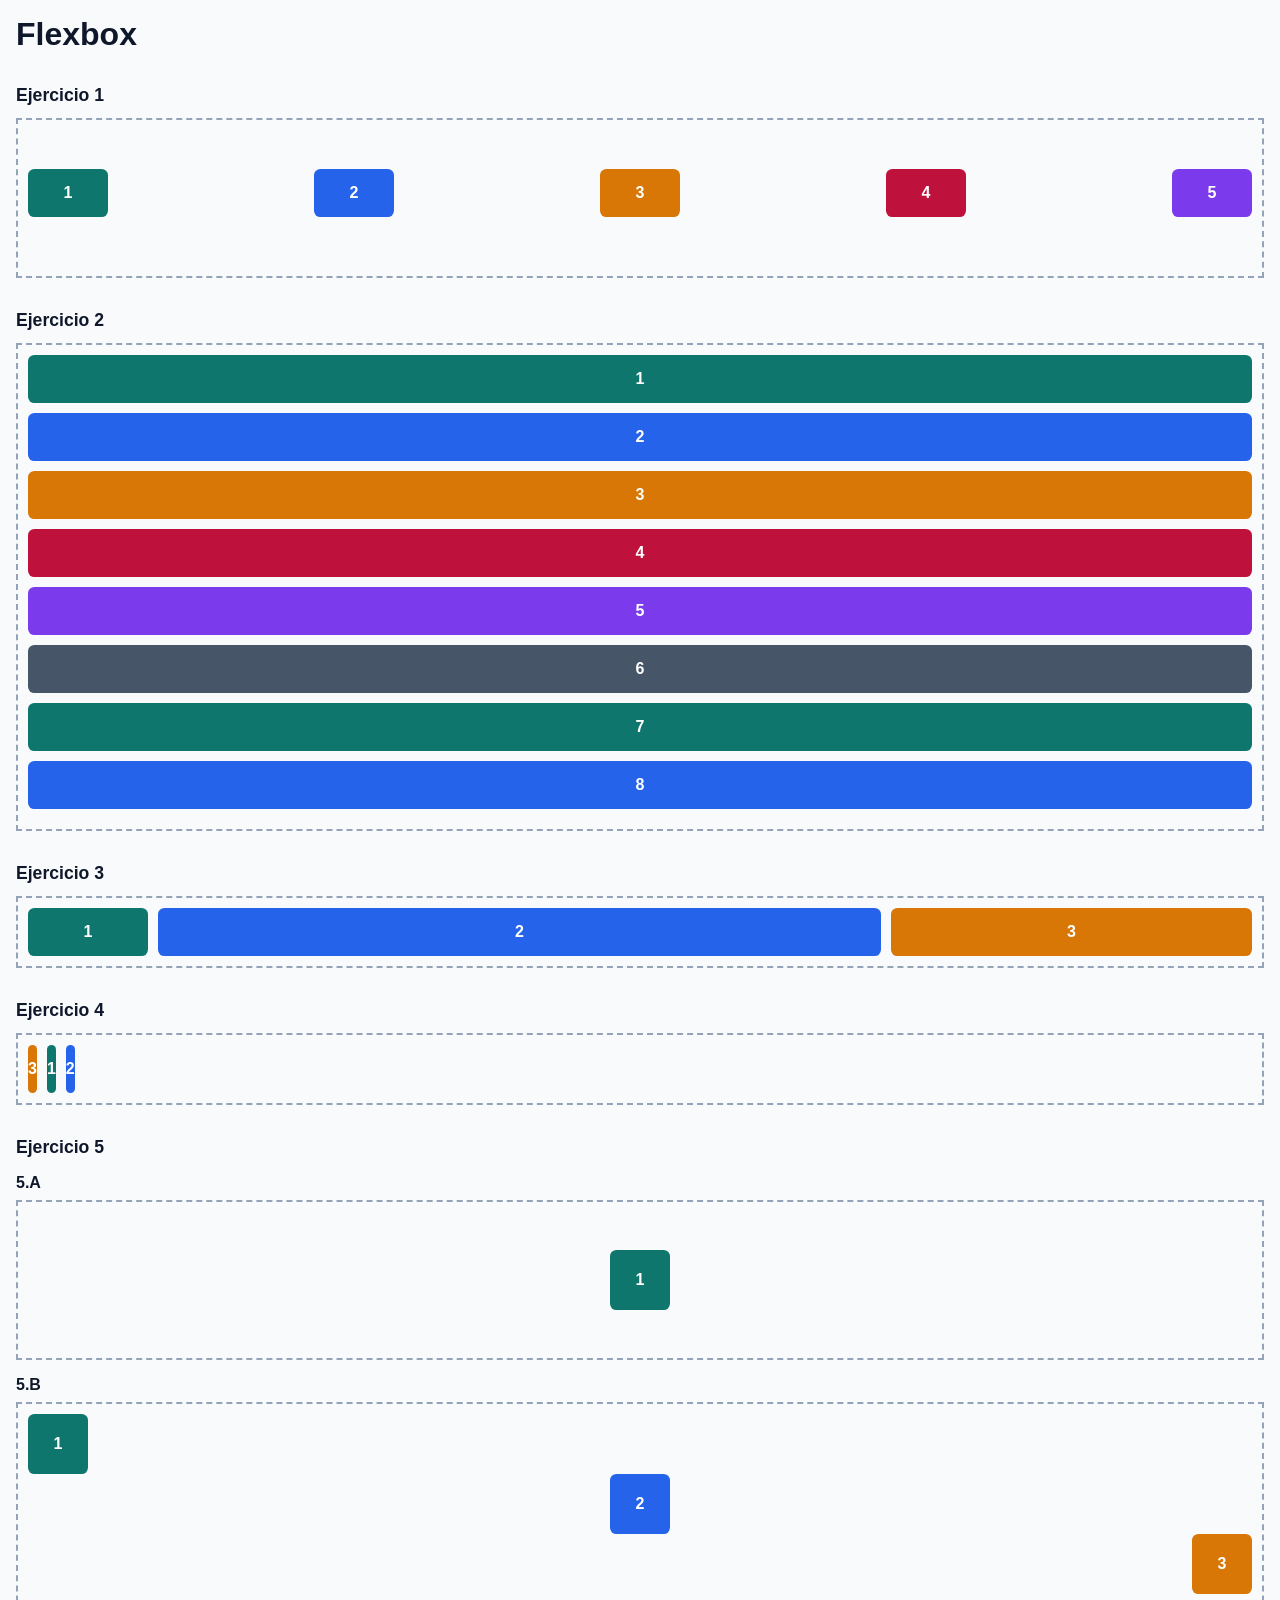
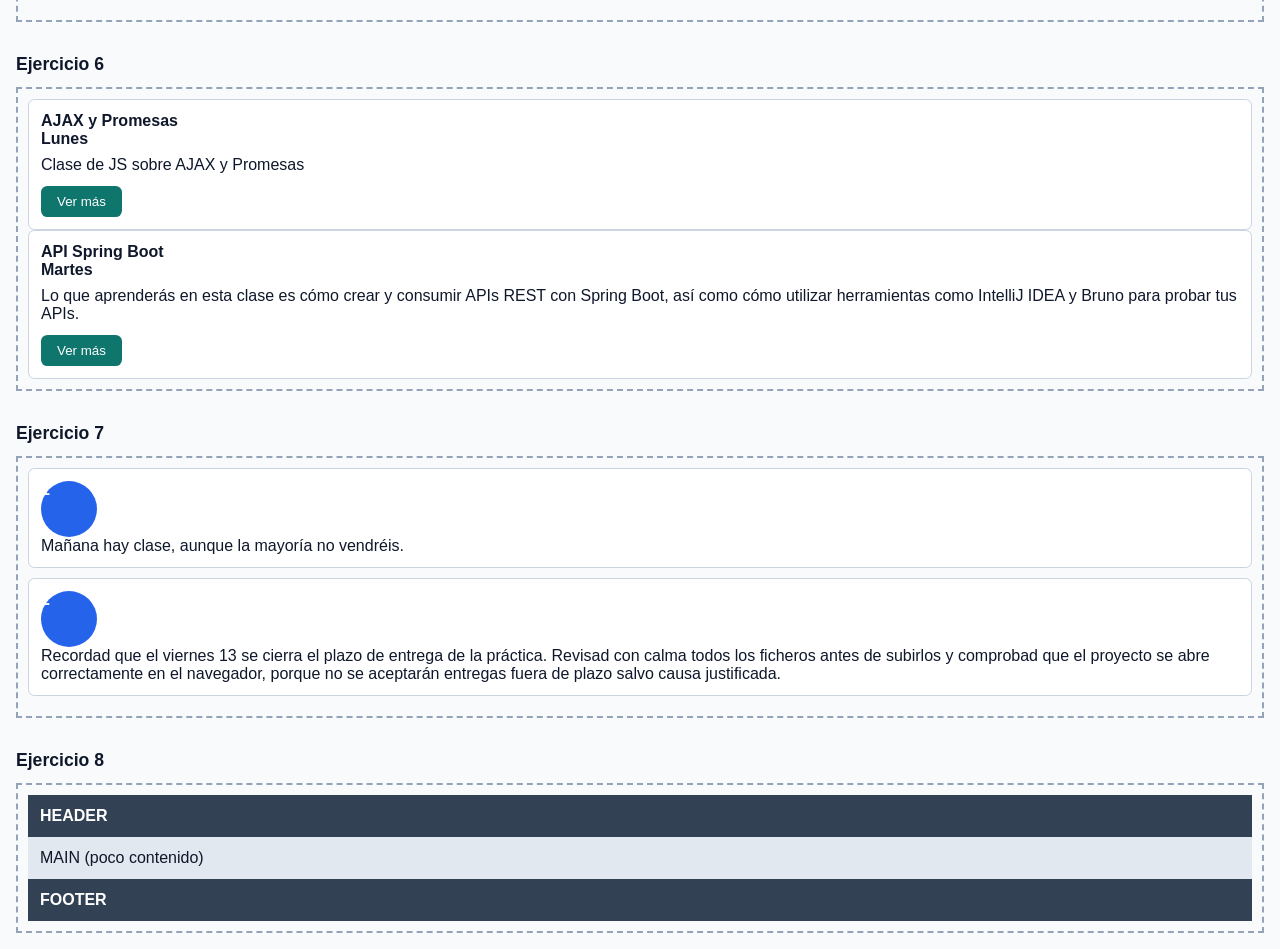
<file: Simulacro/index.html>
<!DOCTYPE html>
<html lang="es">
<head>
    <meta charset="UTF-8">
    <meta name="viewport" content="width=device-width, initial-scale=1.0">
    <title>Simulacro · Flexbox</title>
    <link rel="stylesheet" href="./estilos/style.css">
</head>
<body>

    <h1>Flexbox</h1>

    <!-- EJERCICIO 1 -->
    <section>
        <h2>Ejercicio 1</h2>
        <div class="contenedor ej1">
            <div class="caja">1</div>
            <div class="caja">2</div>
            <div class="caja">3</div>
            <div class="caja">4</div>
            <div class="caja">5</div>
        </div>
    </section>

    <!-- EJERCICIO 2 -->
    <section>
        <h2>Ejercicio 2</h2>
        <div class="contenedor ej2">
            <div class="caja">1</div>
            <div class="caja">2</div>
            <div class="caja">3</div>
            <div class="caja">4</div>
            <div class="caja">5</div>
            <div class="caja">6</div>
            <div class="caja">7</div>
            <div class="caja">8</div>
        </div>
    </section>

    <!-- EJERCICIO 3 -->
    <section>
        <h2>Ejercicio 3</h2>
        <div class="contenedor ej3">
            <div class="caja lateral">1</div>
            <div class="caja principal">2</div>
            <div class="caja secundaria">3</div>
        </div>
    </section>

    <!-- EJERCICIO 4 -->
    <section>
        <h2>Ejercicio 4</h2>
        <div class="contenedor ej4">
            <div class="caja">1</div>
            <div class="caja">2</div>
            <div class="caja tercera">3</div>
        </div>
    </section>

    <!-- EJERCICIO 5 -->
    <section>
        <h2>Ejercicio 5</h2>

        <p class="subtitulo">5.A</p>
        <div class="contenedor ej5a">
            <div class="caja">1</div>
        </div>

        <p class="subtitulo">5.B</p>
        <div class="contenedor ej5b">
            <div class="caja c1">1</div>
            <div class="caja c2">2</div>
            <div class="caja c3">3</div>
        </div>
    </section>

    <!-- EJERCICIO 6 -->
    <section>
        <h2>Ejercicio 6</h2>
        <div class="contenedor ej6">
            <article class="ficha">
                <div class="cabecera">
                    <h3 class="titulo">AJAX y Promesas</h3>
                    <span class="etiqueta">Lunes</span>
                </div>
                <p>Clase de JS sobre AJAX y Promesas</p>
                <button class="boton">Ver más</button>
            </article>
            <article class="ficha">
                <div class="cabecera">
                    <h3 class="titulo">API Spring Boot</h3>
                    <span class="etiqueta">Martes</span>
                </div>
                <p>Lo que aprenderás en esta clase es cómo crear y consumir APIs REST con Spring Boot, así como cómo utilizar herramientas como IntelliJ IDEA y Bruno para probar tus APIs.</p>
                <button class="boton">Ver más</button>
            </article>
        </div>
    </section>

    <!-- EJERCICIO 7 -->
    <section>
        <h2>Ejercicio 7</h2>
        <div class="contenedor ej7">
            <div class="aviso">
                <div class="icono">1</div>
                <p>Mañana hay clase, aunque la mayoría no vendréis.</p>
            </div>
            <div class="aviso">
                <div class="icono">2</div>
                <p>Recordad que el viernes 13 se cierra el plazo de entrega de la práctica. Revisad con calma todos los ficheros antes de subirlos y comprobad que el proyecto se abre correctamente en el navegador, porque no se aceptarán entregas fuera de plazo salvo causa justificada.</p>
            </div>
        </div>
    </section>

    <!-- EJERCICIO 8 -->
    <section>
        <h2>Ejercicio 8</h2>
        <div class="contenedor ej8">
            <header>HEADER</header>
            <main>MAIN (poco contenido)</main>
            <footer>FOOTER</footer>
        </div>
    </section>

</body>
</html>
</file>
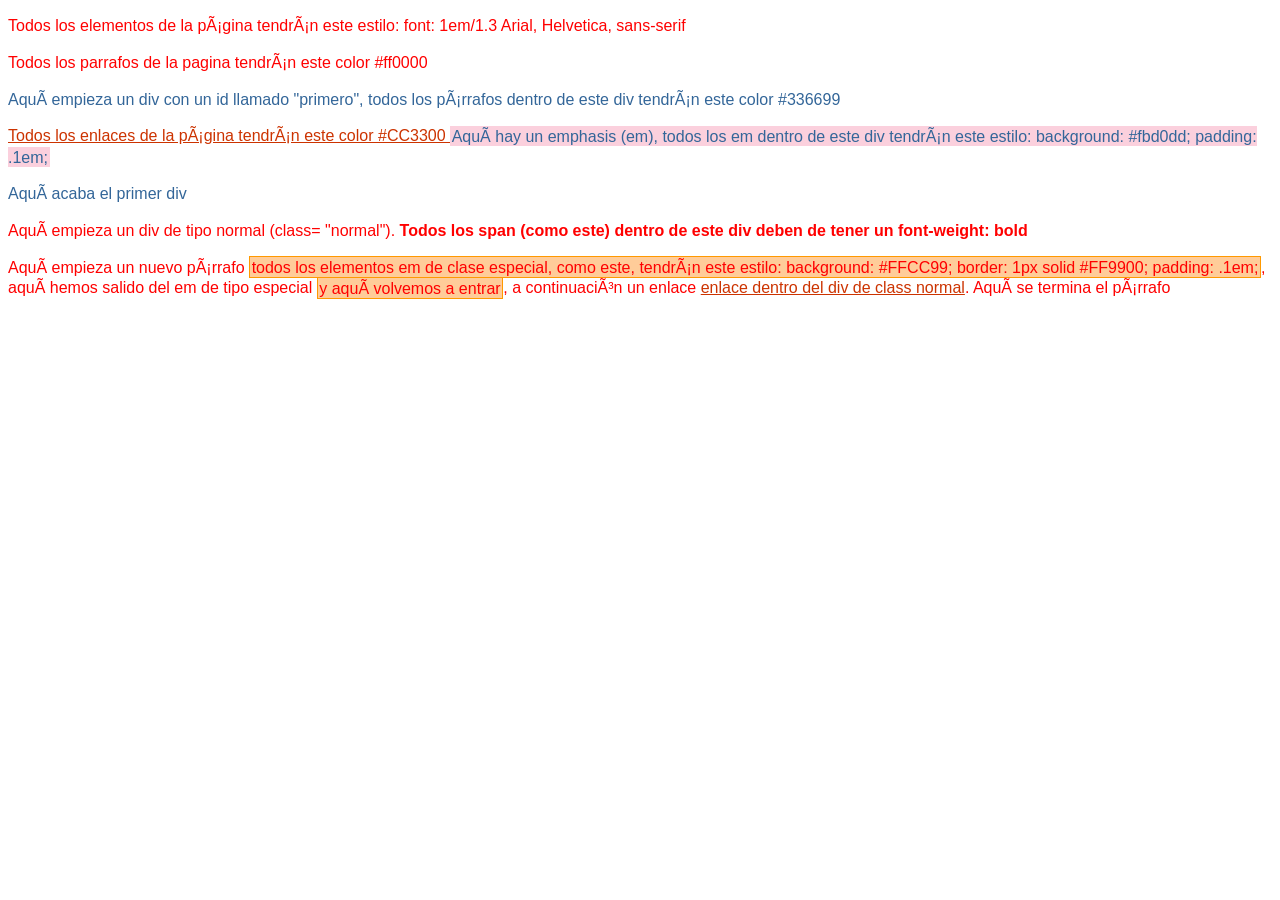
<file: Ejercicio1(2.2)/2.2. Ejercicio 1 Selectores - Solución.html>
<!DOCTYPE html PUBLIC "-//W3C//DTD XHTML 1.0 Transitional//EN" "http://www.w3.org/TR/xhtml1/DTD/xhtml1-transitional.dtd">
<html xmlns="http://www.w3.org/1999/xhtml">
<head>
<meta http-equiv=”Content-Type” content=”text/html; charset=UTF-8″ />
<title>Ejercicio de selectores</title>
<style type="text/css">

/* Todos los elementos de la página */
* {
    font: 1em/1.3 Arial, Helvetica, sans-serif;
}

/* Todos los párrafos de la página */
p {
    color: #ff0000;
}

/* Párrafos dentro del div con id "primero" */
#primero p {
    color: #336699;
}

/* Todos los enlaces de la página */
a {
    color: #CC3300;
}

/* Elementos em dentro del div con id "primero" */
#primero em {
    background: #fbd0dd;
    padding: .1em;
}

/* Elementos span dentro del div con class "normal" */
.normal span {
    font-weight: bold;
}

/* Elementos em con clase "especial" */
em.especial {
    background: #FFCC99;
    border: 1px solid #FF9900;
    padding: .1em;
}

</style>
</head>
<body>

<p>Todos los elementos de la página tendrán este estilo: font: 1em/1.3 Arial, Helvetica, sans-serif </p>
<p>Todos los parrafos de la pagina tendrán este color #ff0000</p>
<div id="primero">
<p> Aquí empieza un div con un id llamado "primero", todos los párrafos dentro de este div tendrán este color #336699</p>
<p> <a href="#">Todos los enlaces de la página tendrán este color #CC3300 </a>
    <em>Aquí hay un emphasis (em), todos los em dentro de este div tendrán este estilo: background: #fbd0dd; padding: .1em; </em></p>
    <p>Aquí acaba el primer div </p>
</div>

<div class="normal">
<p> Aquí empieza un div de tipo normal (class= "normal").  
<span>Todos los span (como este) dentro de este div deben de tener un font-weight: bold</span></p>
<p>Aquí empieza un nuevo párrafo <em class="especial">todos los elementos em de clase especial, como este,  tendrán este estilo: background: #FFCC99; border: 1px solid #FF9900; 
padding: .1em;</em>, aquí hemos salido del em de tipo especial  <em class="especial">y aquí volvemos a entrar</em>, a continuación un enlace 
<a href="#">enlace dentro del div de class normal</a>. Aquí se termina el párrafo</p>
</div>

</body>
</html>
</file>
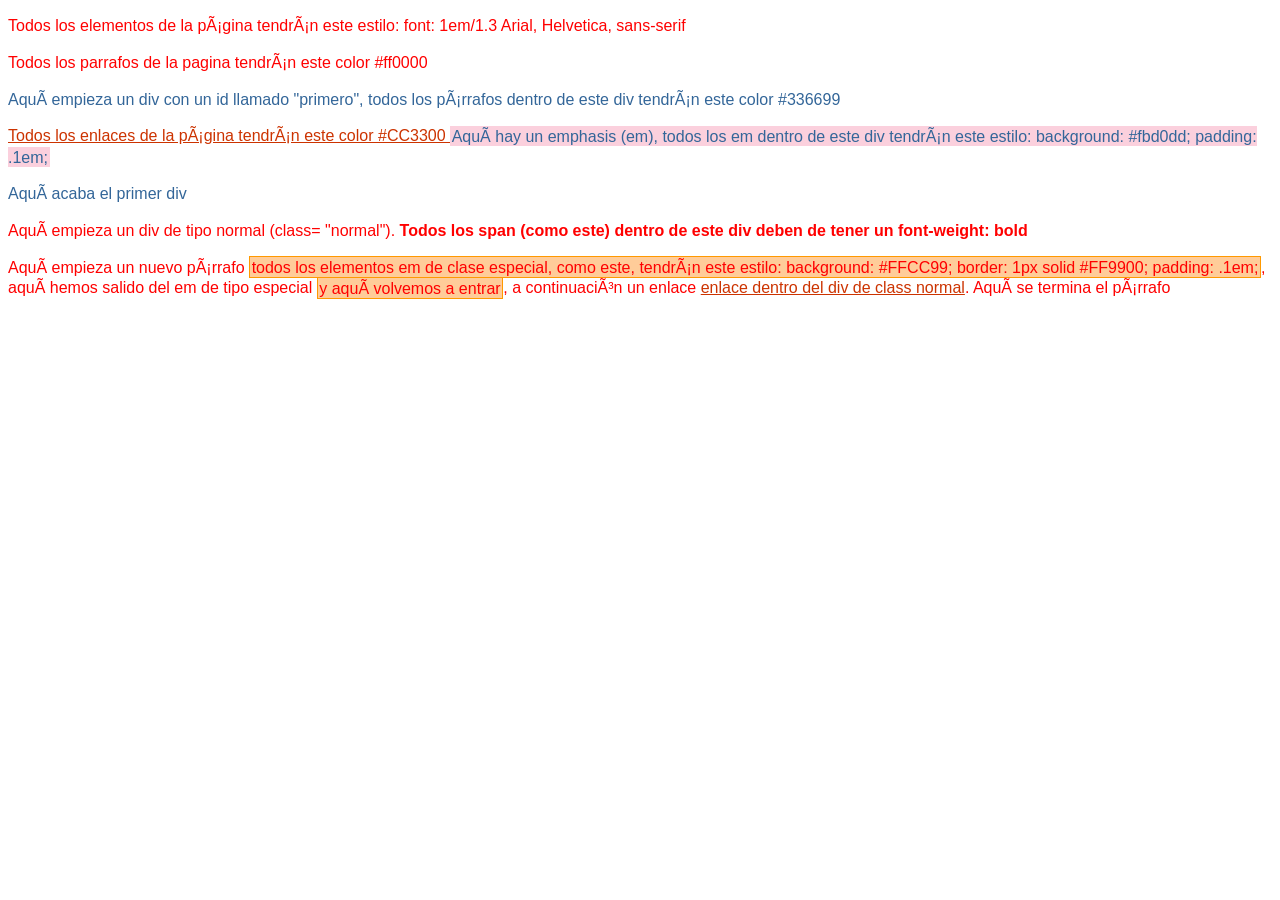
<file: Ejercicio1(2.2)/2.2. Ejercicio 1 Selectores.html>
<!DOCTYPE html PUBLIC "-//W3C//DTD XHTML 1.0 Transitional//EN" "http://www.w3.org/TR/xhtml1/DTD/xhtml1-transitional.dtd">
<html xmlns="http://www.w3.org/1999/xhtml">
<head>
<meta http-equiv=”Content-Type” content=”text/html; charset=UTF-8″ />
<title>Ejercicio de selectores</title>
<link rel="stylesheet" href="estilos/estilos.css">
</head>
<body>

    <p>Todos los elementos de la página tendrán este estilo: font: 1em/1.3 Arial, Helvetica, sans-serif </p>
    <p>Todos los parrafos de la pagina tendrán este color #ff0000</p>
    <div id="primero">
        <p> Aquí empieza un div con un id llamado "primero", todos los párrafos dentro de este div tendrán este color #336699</p>
        <p> <a href="#">Todos los enlaces de la página tendrán este color #CC3300 </a>
            <em>Aquí hay un emphasis (em), todos los em dentro de este div tendrán este estilo: background: #fbd0dd; padding: .1em; </em></p>
        <p>Aquí acaba el primer div </p>
    </div>

    <div class="normal">
    <p> Aquí empieza un div de tipo normal (class= "normal").  
    <span>Todos los span (como este) dentro de este div deben de tener un font-weight: bold</span></p>
    <p>Aquí empieza un nuevo párrafo <em class="especial">todos los elementos em de clase especial, como este,  tendrán este estilo: background: #FFCC99; border: 1px solid #FF9900; 
    padding: .1em;</em>, aquí hemos salido del em de tipo especial  <em class="especial">y aquí volvemos a entrar</em>, a continuación un enlace 
    <a href="#">enlace dentro del div de class normal</a>. Aquí se termina el párrafo</p>
    </div>

</body>
</html>
</file>
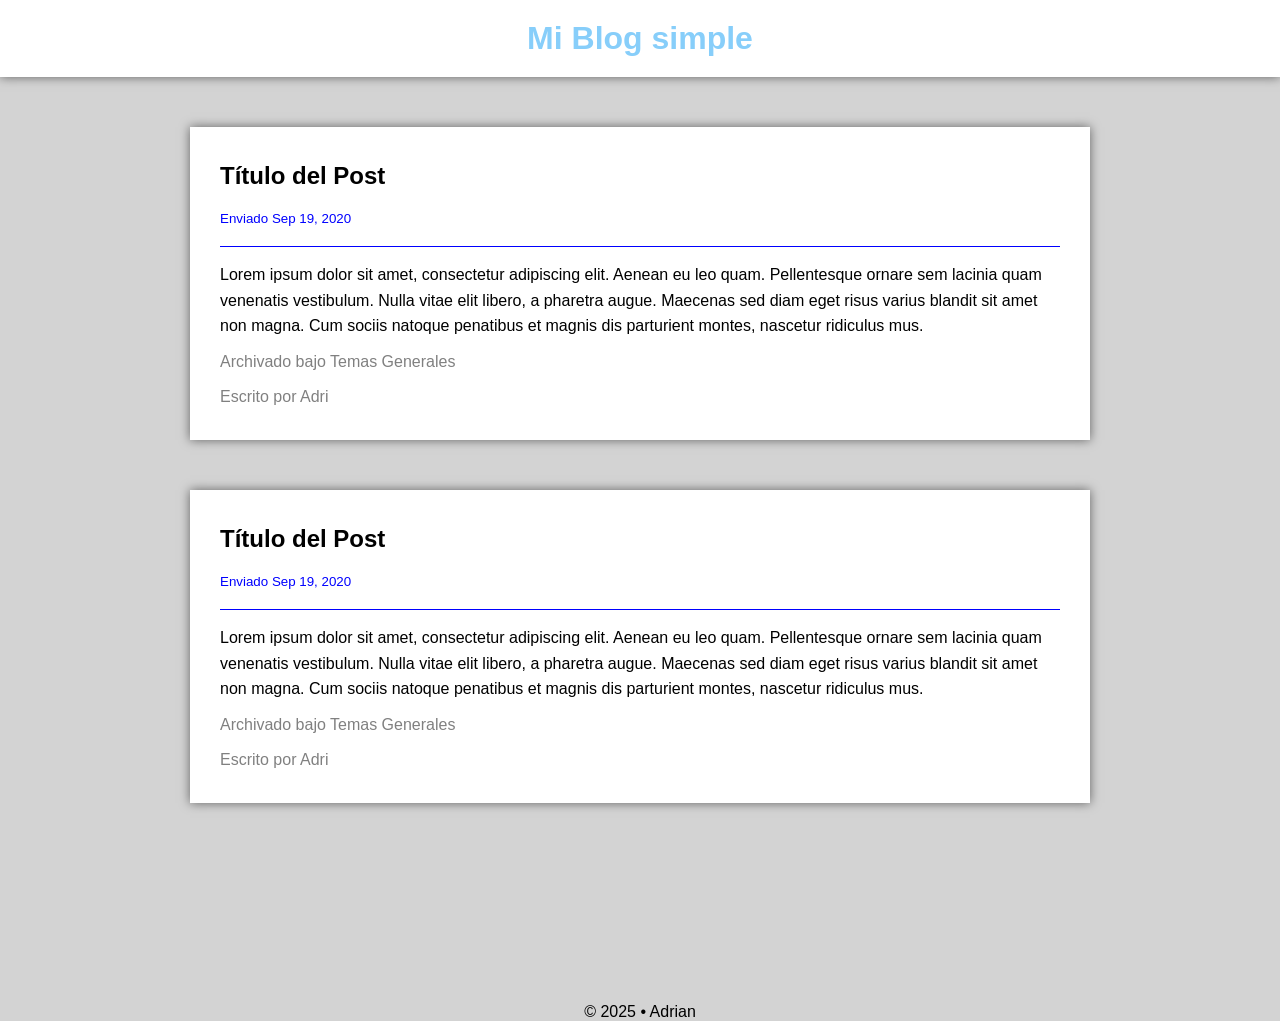
<file: Ejercicio2(2.5)/2.5. Ejercicio Formateo de un blog.html>
<!DOCTYPE html>
<html lang="en">
<head>
    <meta charset="UTF-8">
    <meta name="viewport" content="width=device-width, initial-scale=1.0">
    <title>Document</title>
    <link rel="stylesheet" href="../Ejercicio2(2.5)/estilos/estilos.css">
</head>
<body>
    <header>
        <h1>Mi Blog simple</h1>
    </header>
        
        <div id="container">
            
            <article>
                <section class="post-head">
                    <h2>Título del Post</h2>
                    <small>Enviado  <time datetime="2025-09-19">Sep 19, 2020</time></small>
                </section>
                <section class="post-body">
                    <p>Lorem ipsum dolor sit amet, consectetur adipiscing elit. Aenean eu leo quam. Pellentesque ornare sem lacinia quam venenatis vestibulum. Nulla vitae elit libero, a pharetra augue. Maecenas sed diam eget risus varius blandit sit amet non magna. Cum sociis natoque penatibus et magnis dis parturient montes, nascetur ridiculus mus.</p>
                </section>
                <section class="post-foot">
                    <p>Archivado bajo Temas Generales</p>
                    <p>Escrito por Adri</p>
                </section>
            </article>
            
            <article>
                <section class="post-head">
                    <h2>Título del Post</h2>
                    <small>Enviado <time datetime="2025-09-19">Sep 19, 2020</time></small>
                </section>
                <section class="post-body">
                    <p>Lorem ipsum dolor sit amet, consectetur adipiscing elit. Aenean eu leo quam. Pellentesque ornare sem lacinia quam venenatis vestibulum. Nulla vitae elit libero, a pharetra augue. Maecenas sed diam eget risus varius blandit sit amet non magna. Cum sociis natoque penatibus et magnis dis parturient montes, nascetur ridiculus mus.</p>
                </section>
                <section class="post-foot">
                    <p>Archivado bajo Temas Generales</p>
                    <p>Escrito por Adri</p>
                </section>
            </article>
            
        </div><!-- #container -->
        
        <footer>
            <p>&copy; 2025 &bull; Adrian</p>
        </footer>
</body>
</html>
</file>
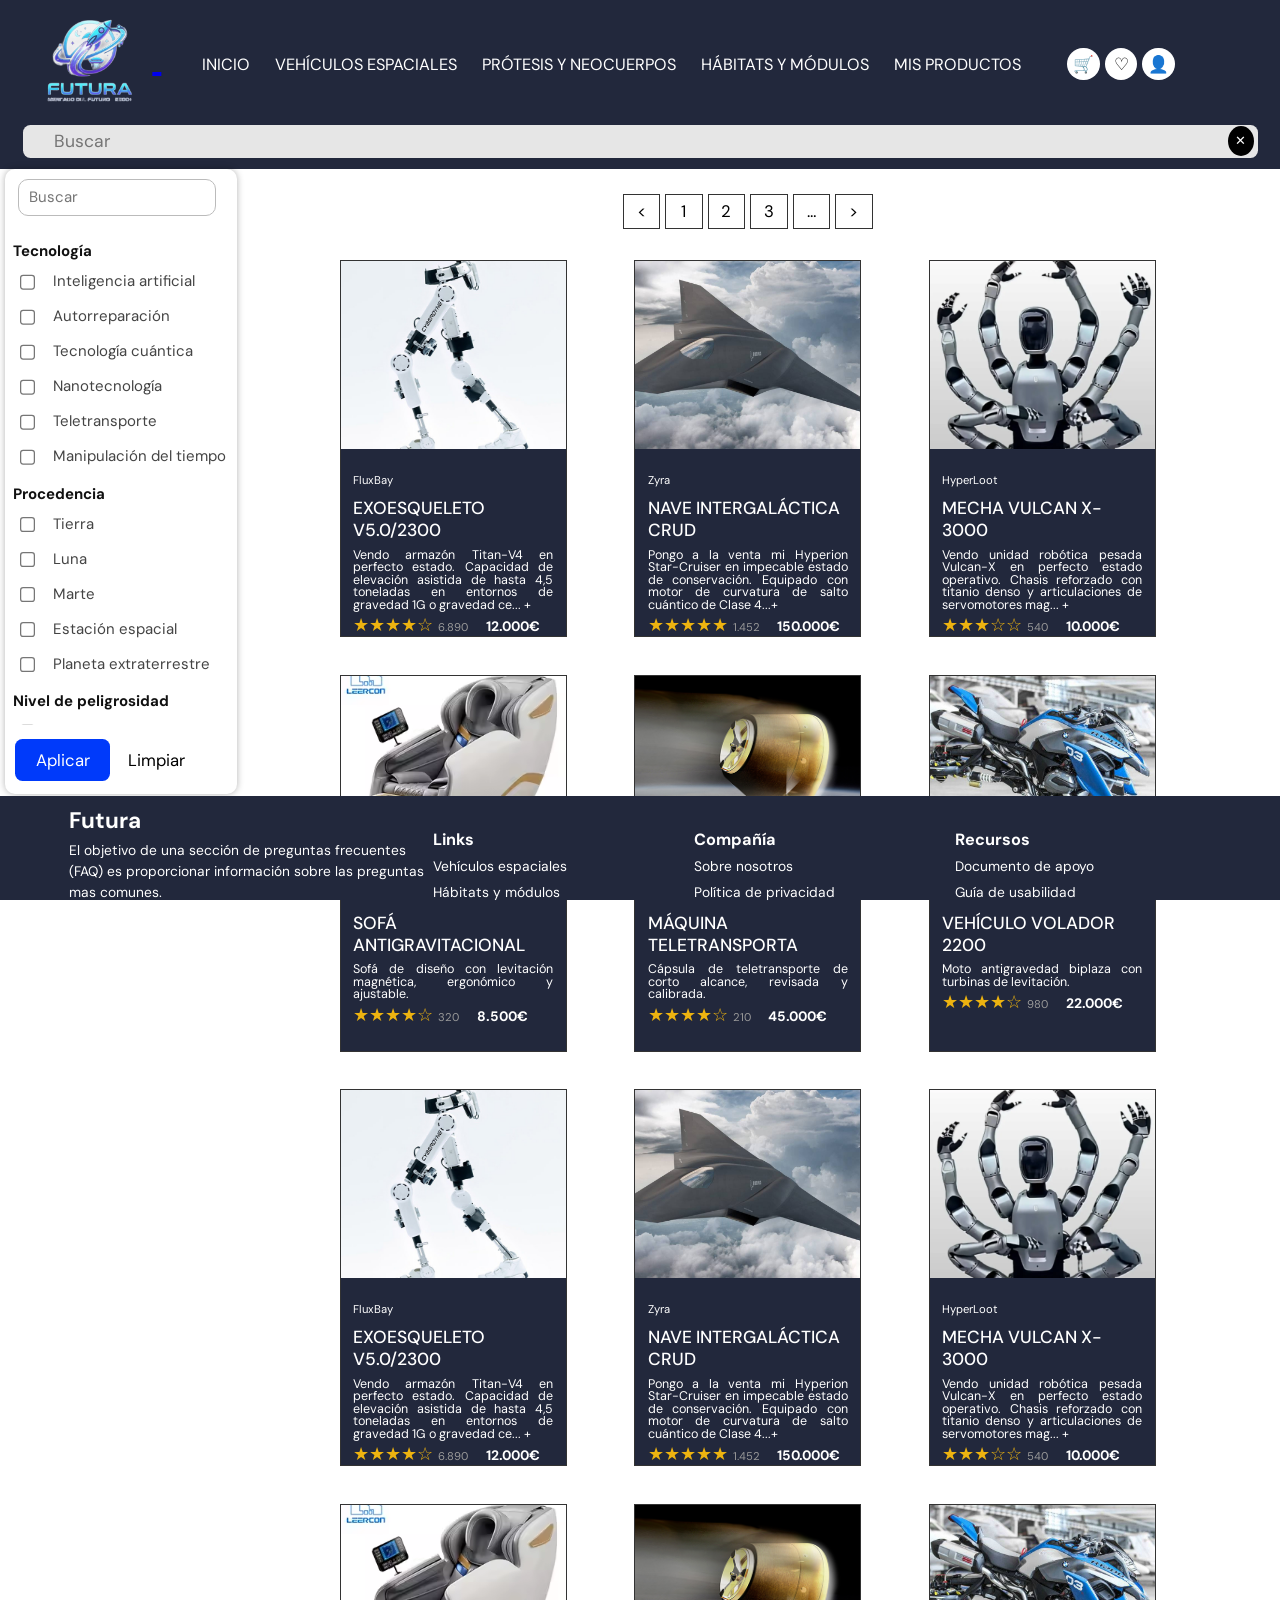
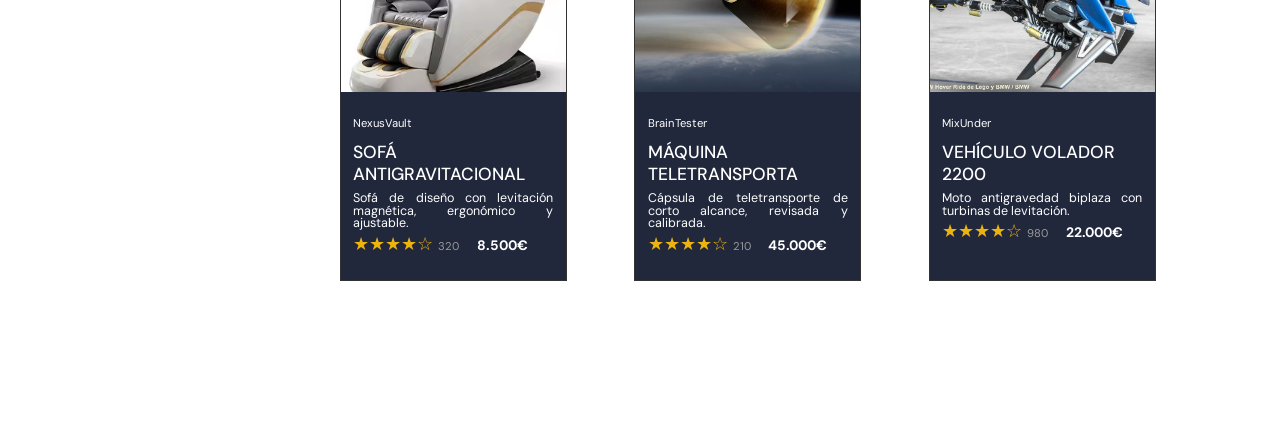
<file: practicaPaginaWebAccesible/main.html>
<!DOCTYPE html>
<html lang="es">
<head>
    <meta charset="UTF-8">
    <meta name="viewport" content="width=device-width, initial-scale=1.0">
    <title>Página Inicio - Futura</title>
    <link rel="icon" type="image/png" sizes="32x32" href="./img/logoConFondo.png">
    <link href="https://fonts.googleapis.com/css2?family=DM+Sans:ital,opsz,wght@0,9..40,100..1000;1,9..40,100..1000&display=swap" rel="stylesheet">
    <link rel="stylesheet" href="./estilos/principal.css">
</head>
<body>
  <a class="skip-link" href="#contenido">Saltar al contenido principal</a>
    <header>
        <div id="headerSuperior">
          <h1>
            <a href="#">
              <img src="./img/logoConFondo.png" alt="Logo de Futura">
            </a>
          </h1>

            <nav id="linksHeader" aria-label="Principal"> <!-- se usa debido a que hay dos nav. Así se identifica-->
                <a href="#">INICIO</a>
                <a href="./src/vehiculosEspaciales.html">VEHÍCULOS ESPACIALES</a>
                <a href="./src/protesisYNeocuerpos.html">PRÓTESIS Y NEOCUERPOS</a>
                <a href="./src/habitatsYModulos.html">HÁBITATS Y MÓDULOS</a>
                <a href="./src/misProductos.html">MIS PRODUCTOS</a>
            </nav>

            <button class="iconoCarrito" aria-label="Carrito">🛒</button>
            <button class="iconoFavs" aria-label="Favoritos">♡</button>
            <button class="iconoUser" aria-label="Usuario">👤</button>
        </div>
            
        <div id="headerInferior">
            <input type="text" id="buscador" placeholder="Buscar">
            <button class="buscadorBorrar" aria-label="Borrar búsqueda">✕</button>
        </div>
    </header>

    <aside id="filtrosLateralIzq" aria-label="Filtros">
        <div id="buscadorAside">
            <input type="text" placeholder="Buscar">
        </div>

        <div id="listaFiltros">
            <h2>Tecnología</h2>
            <label><input type="checkbox"> Inteligencia artificial</label>
            <label><input type="checkbox"> Autorreparación</label>
            <label><input type="checkbox"> Tecnología cuántica</label>
            <label><input type="checkbox"> Nanotecnología</label>
            <label><input type="checkbox"> Teletransporte</label>
            <label><input type="checkbox"> Manipulación del tiempo</label>

            <h2>Procedencia</h2>
            <label><input type="checkbox"> Tierra</label>
            <label><input type="checkbox"> Luna</label>
            <label><input type="checkbox"> Marte</label>
            <label><input type="checkbox"> Estación espacial</label>
            <label><input type="checkbox"> Planeta extraterrestre</label>

            <h2>Nivel de peligrosidad</h2>
            <label><input type="checkbox"> Inofensivo</label>
            <label><input type="checkbox"> Potencialmente peligroso</label>
            <label><input type="checkbox"> Puede alterar el ADN</label>
            <label><input type="checkbox"> Potencialmente letal</label>
            <label><input type="checkbox"> Riesgo interdimensional</label>

            <h2>Tecnología</h2>
            <label><input type="checkbox"> Inteligencia artificial</label>
            <label><input type="checkbox"> Autorreparación</label>
            <label><input type="checkbox"> Tecnología cuántica</label>
            <label><input type="checkbox"> Nanotecnología</label>
            <label><input type="checkbox"> Teletransporte</label>
            <label><input type="checkbox"> Manipulación del tiempo</label>

            <h2>Tecnología</h2>
            <label><input type="checkbox"> Inteligencia artificial</label>
            <label><input type="checkbox"> Autorreparación</label>
            <label><input type="checkbox"> Tecnología cuántica</label>
            <label><input type="checkbox"> Nanotecnología</label>
            <label><input type="checkbox"> Teletransporte</label>
            <label><input type="checkbox"> Manipulación del tiempo</label>

            <h2>Tecnología</h2>
            <label><input type="checkbox"> Inteligencia artificial</label>
            <label><input type="checkbox"> Autorreparación</label>
            <label><input type="checkbox"> Tecnología cuántica</label>
            <label><input type="checkbox"> Nanotecnología</label>
            <label><input type="checkbox"> Teletransporte</label>
            <label><input type="checkbox"> Manipulación del tiempo</label>
        </div>

        <div id="botonAplicar_Borrar">
            <button class="btn-aplicar">Aplicar</button>
            <button class="btn-limpiar">Limpiar</button>
        </div>
    </aside>

     <main id="contenido" tabindex="-1">
        <nav class="paginacion" aria-label="Paginación de productos">
            <button aria-label="Página anterior">&lt;</button>
            <button class="pag-num" aria-current="page" aria-label="Página 1">1</button>
            <button class="pag-num" aria-label="Página 2">2</button>
            <button class="pag-num" aria-label="Página 3">3</button>
            <button class="pag-num" aria-label="Más páginas">…</button>
            <button aria-label="Página siguiente">&gt;</button>
        </nav>

        <section class="rejilla" aria-label="Productos">

            <article class="tarjeta">
                <img src="./img/exoesqueleto.jpg" alt="Exoesqueleto Titan-V4 de elevación asistida">
                <div class="tarjeta__cuerpo">
                    <span class="vendedor">FluxBay</span>
                    <h2>EXOESQUELETO V5.0/2300</h2>
                    <p>Vendo armazón Titan-V4 en perfecto estado. Capacidad de elevación asistida de hasta 4,5 toneladas en entornos de gravedad 1G o gravedad ce... +</p>
                    <div class="tarjeta__pie">
                        <span class="estrellas"><span role="img" aria-label="4 de 5 estrellas">★★★★☆</span> <small>6.890</small></span>
                        <strong>12.000€</strong>
                    </div>
                </div>
            </article>

            <article class="tarjeta">
                <img src="./img/caza.jpeg" alt="Nave intergaláctica Hyperion Star-Cruiser">
                <div class="tarjeta__cuerpo">
                    <span class="vendedor">Zyra</span>
                    <h2>NAVE INTERGALÁCTICA CRUD</h2>
                    <p>Pongo a la venta mi Hyperion Star-Cruiser en impecable estado de conservación. Equipado con motor de curvatura de salto cuántico de Clase 4...+</p>
                    <div class="tarjeta__pie">
                        <span class="estrellas"><span role="img" aria-label="5 de 5 estrellas">★★★★★</span> <small>1.452</small></span>
                        <strong>150.000€</strong>
                    </div>
                </div>
            </article>

            <article class="tarjeta">
                <img src="./img/robot.webp" alt="Robot pesado Mecha Vulcan con varios brazos">
                <div class="tarjeta__cuerpo">
                    <span class="vendedor">HyperLoot</span>
                    <h2>MECHA VULCAN X-3000</h2>
                    <p>Vendo unidad robótica pesada Vulcan-X en perfecto estado operativo. Chasis reforzado con titanio denso y articulaciones de servomotores mag... +</p>
                    <div class="tarjeta__pie">
                        <span class="estrellas"><span role="img" aria-label="3 de 5 estrellas">★★★☆☆</span> <small>540</small></span>
                        <strong>10.000€</strong>
                    </div>
                </div>
            </article>

            <article class="tarjeta">
                <img src="./img/sillon.avif" alt="Sofá antigravitacional de diseño">
                <div class="tarjeta__cuerpo">
                    <span class="vendedor">NexusVault</span>
                    <h2>SOFÁ ANTIGRAVITACIONAL</h2>
                    <p>Sofá de diseño con levitación magnética, ergonómico y ajustable.</p>
                    <div class="tarjeta__pie">
                        <span class="estrellas"><span role="img" aria-label="4 de 5 estrellas">★★★★☆</span> <small>320</small></span>
                        <strong>8.500€</strong>
                    </div>
                </div>
            </article>

            <article class="tarjeta">
                <img src="./img/campsula.jpg" alt="Cápsula de teletransporte de corto alcance">
                <div class="tarjeta__cuerpo">
                    <span class="vendedor">BrainTester</span>
                    <h2>MÁQUINA TELETRANSPORTA</h2>
                    <p>Cápsula de teletransporte de corto alcance, revisada y calibrada.</p>
                    <div class="tarjeta__pie">
                        <span class="estrellas"><span role="img" aria-label="4 de 5 estrellas">★★★★☆</span> <small>210</small></span>
                        <strong>45.000€</strong>
                    </div>
                </div>
            </article>

            <article class="tarjeta">
                <img src="./img/moto.jpg" alt="Moto voladora antigravedad biplaza">
                <div class="tarjeta__cuerpo">
                    <span class="vendedor">MixUnder</span>
                    <h2>VEHÍCULO VOLADOR 2200</h2>
                    <p>Moto antigravedad biplaza con turbinas de levitación.</p>
                    <div class="tarjeta__pie">
                        <span class="estrellas"><span role="img" aria-label="4 de 5 estrellas">★★★★☆</span> <small>980</small></span>
                        <strong>22.000€</strong>
                    </div>
                </div>
            </article>

            <article class="tarjeta">
                <img src="./img/exoesqueleto.jpg" alt="Exoesqueleto Titan-V4 de elevación asistida">
                <div class="tarjeta__cuerpo">
                    <span class="vendedor">FluxBay</span>
                    <h2>EXOESQUELETO V5.0/2300</h2>
                    <p>Vendo armazón Titan-V4 en perfecto estado. Capacidad de elevación asistida de hasta 4,5 toneladas en entornos de gravedad 1G o gravedad ce... +</p>
                    <div class="tarjeta__pie">
                        <span class="estrellas"><span role="img" aria-label="4 de 5 estrellas">★★★★☆</span> <small>6.890</small></span>
                        <strong>12.000€</strong>
                    </div>
                </div>
            </article>

            <article class="tarjeta">
                <img src="./img/caza.jpeg" alt="Nave intergaláctica Hyperion Star-Cruiser">
                <div class="tarjeta__cuerpo">
                    <span class="vendedor">Zyra</span>
                    <h2>NAVE INTERGALÁCTICA CRUD</h2>
                    <p>Pongo a la venta mi Hyperion Star-Cruiser en impecable estado de conservación. Equipado con motor de curvatura de salto cuántico de Clase 4...+</p>
                    <div class="tarjeta__pie">
                        <span class="estrellas"><span role="img" aria-label="5 de 5 estrellas">★★★★★</span> <small>1.452</small></span>
                        <strong>150.000€</strong>
                    </div>
                </div>
            </article>

            <article class="tarjeta">
                <img src="./img/robot.webp" alt="Robot pesado Mecha Vulcan con varios brazos">
                <div class="tarjeta__cuerpo">
                    <span class="vendedor">HyperLoot</span>
                    <h2>MECHA VULCAN X-3000</h2>
                    <p>Vendo unidad robótica pesada Vulcan-X en perfecto estado operativo. Chasis reforzado con titanio denso y articulaciones de servomotores mag... +</p>
                    <div class="tarjeta__pie">
                        <span class="estrellas"><span role="img" aria-label="3 de 5 estrellas">★★★☆☆</span> <small>540</small></span>
                        <strong>10.000€</strong>
                    </div>
                </div>
            </article>

            <article class="tarjeta">
                <img src="./img/sillon.avif" alt="Sofá antigravitacional de diseño">
                <div class="tarjeta__cuerpo">
                    <span class="vendedor">NexusVault</span>
                    <h2>SOFÁ ANTIGRAVITACIONAL</h2>
                    <p>Sofá de diseño con levitación magnética, ergonómico y ajustable.</p>
                    <div class="tarjeta__pie">
                        <span class="estrellas"><span role="img" aria-label="4 de 5 estrellas">★★★★☆</span> <small>320</small></span>
                        <strong>8.500€</strong>
                    </div>
                </div>
            </article>

            <article class="tarjeta">
                <img src="./img/campsula.jpg" alt="Cápsula de teletransporte de corto alcance">
                <div class="tarjeta__cuerpo">
                    <span class="vendedor">BrainTester</span>
                    <h2>MÁQUINA TELETRANSPORTA</h2>
                    <p>Cápsula de teletransporte de corto alcance, revisada y calibrada.</p>
                    <div class="tarjeta__pie">
                        <span class="estrellas"><span role="img" aria-label="4 de 5 estrellas">★★★★☆</span> <small>210</small></span>
                        <strong>45.000€</strong>
                    </div>
                </div>
            </article>

            <article class="tarjeta">
                <img src="./img/moto.jpg" alt="Moto voladora antigravedad biplaza">
                <div class="tarjeta__cuerpo">
                    <span class="vendedor">MixUnder</span>
                    <h2>VEHÍCULO VOLADOR 2200</h2>
                    <p>Moto antigravedad biplaza con turbinas de levitación.</p>
                    <div class="tarjeta__pie">
                        <span class="estrellas"><span role="img" aria-label="4 de 5 estrellas">★★★★☆</span> <small>980</small></span>
                        <strong>22.000€</strong>
                    </div>
                </div>
            </article>

        </section>
    </main>

    <footer>
        <div id="infoEmpresa">
          <h2>Futura</h2>
          <p>El objetivo de una sección de preguntas frecuentes (FAQ) es proporcionar información sobre las preguntas mas comunes.</p>
        </div>

        <div id="linksFooter">
          <h3>Links</h3>
          <a href="./src/vehiculosEspaciales.html">Vehículos espaciales</a>
          <a href="./src/habitatsYModulos.html">Hábitats y módulos</a>
        </div>

        <div id="compañiaFooter">
            <h3>Compañía</h3>
            <a href="./src/sobreNosotros.html">Sobre nosotros</a>
            <a href="./src/policitaPrivacidad.html">Política de privacidad</a>
        </div>

        <div id="RecursosFooter">
            <h3>Recursos</h3>
            <a href="./src/documentoApoyo.html">Documento de apoyo</a>
            <a href="./src/guiaUsabilidad.html">Guía de usabilidad</a>
        </div>
    </footer>
</body>
</html>
</file>
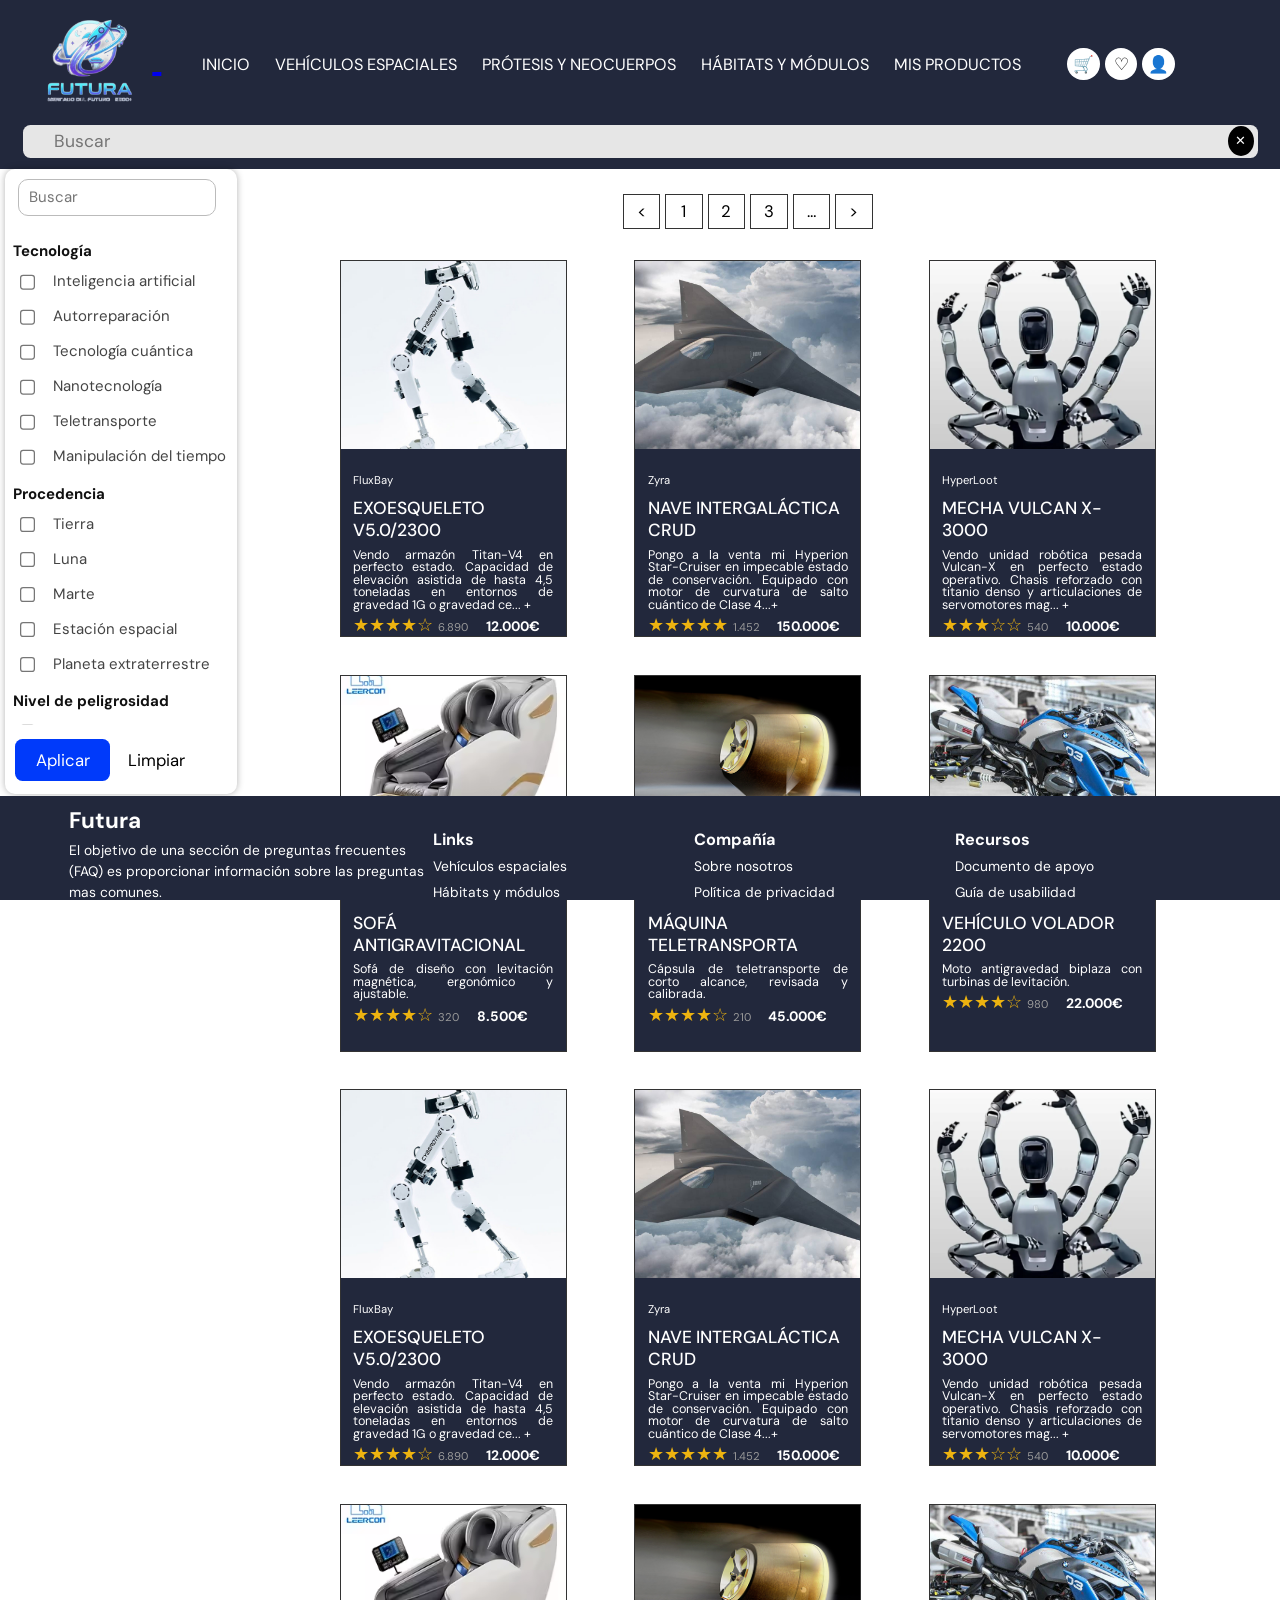
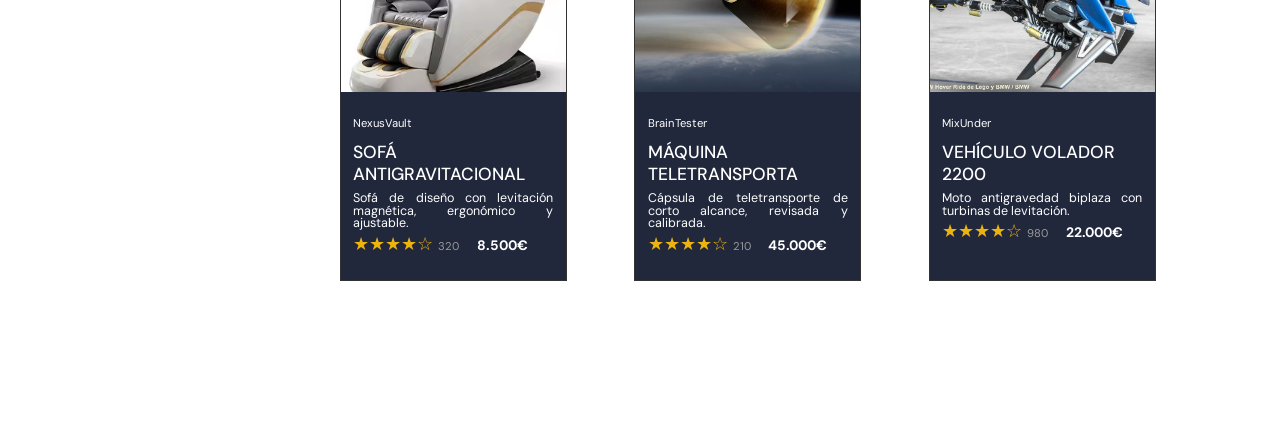
<file: UT2/practicaPaginaWebAccesible/main.html>
<!DOCTYPE html>
<html lang="es">
<head>
    <meta charset="UTF-8">
    <meta name="viewport" content="width=device-width, initial-scale=1.0">
    <title>Página Inicio - Futura</title>
    <link rel="icon" type="image/png" sizes="32x32" href="./img/logoConFondo.png">
    <link href="https://fonts.googleapis.com/css2?family=DM+Sans:ital,opsz,wght@0,9..40,100..1000;1,9..40,100..1000&display=swap" rel="stylesheet">
    <link rel="stylesheet" href="./estilos/principal.css">
</head>
<body>
  <a class="skip-link" href="#contenido">Saltar al contenido principal</a>
    <header>
        <div id="headerSuperior">
          <h1>
            <a href="#">
              <img src="./img/logoConFondo.png" alt="Logo de Futura">
            </a>
          </h1>

            <nav id="linksHeader" aria-label="Principal"> <!-- se usa debido a que hay dos nav. Así se identifica-->
                <a href="#">INICIO</a>
                <a href="./src/vehiculosEspaciales.html">VEHÍCULOS ESPACIALES</a>
                <a href="./src/protesisYNeocuerpos.html">PRÓTESIS Y NEOCUERPOS</a>
                <a href="./src/habitatsYModulos.html">HÁBITATS Y MÓDULOS</a>
                <a href="./src/misProductos.html">MIS PRODUCTOS</a>
            </nav>

            <button class="iconoCarrito" aria-label="Carrito">🛒</button>
            <button class="iconoFavs" aria-label="Favoritos">♡</button>
            <button class="iconoUser" aria-label="Usuario">👤</button>
        </div>
            
        <div id="headerInferior">
            <input type="text" id="buscador" placeholder="Buscar">
            <button class="buscadorBorrar" aria-label="Borrar búsqueda">✕</button>
        </div>
    </header>

    <aside id="filtrosLateralIzq" aria-label="Filtros">
        <div id="buscadorAside">
            <input type="text" placeholder="Buscar">
        </div>

        <div id="listaFiltros">
            <h2>Tecnología</h2>
            <label><input type="checkbox"> Inteligencia artificial</label>
            <label><input type="checkbox"> Autorreparación</label>
            <label><input type="checkbox"> Tecnología cuántica</label>
            <label><input type="checkbox"> Nanotecnología</label>
            <label><input type="checkbox"> Teletransporte</label>
            <label><input type="checkbox"> Manipulación del tiempo</label>

            <h2>Procedencia</h2>
            <label><input type="checkbox"> Tierra</label>
            <label><input type="checkbox"> Luna</label>
            <label><input type="checkbox"> Marte</label>
            <label><input type="checkbox"> Estación espacial</label>
            <label><input type="checkbox"> Planeta extraterrestre</label>

            <h2>Nivel de peligrosidad</h2>
            <label><input type="checkbox"> Inofensivo</label>
            <label><input type="checkbox"> Potencialmente peligroso</label>
            <label><input type="checkbox"> Puede alterar el ADN</label>
            <label><input type="checkbox"> Potencialmente letal</label>
            <label><input type="checkbox"> Riesgo interdimensional</label>

            <h2>Tecnología</h2>
            <label><input type="checkbox"> Inteligencia artificial</label>
            <label><input type="checkbox"> Autorreparación</label>
            <label><input type="checkbox"> Tecnología cuántica</label>
            <label><input type="checkbox"> Nanotecnología</label>
            <label><input type="checkbox"> Teletransporte</label>
            <label><input type="checkbox"> Manipulación del tiempo</label>

            <h2>Tecnología</h2>
            <label><input type="checkbox"> Inteligencia artificial</label>
            <label><input type="checkbox"> Autorreparación</label>
            <label><input type="checkbox"> Tecnología cuántica</label>
            <label><input type="checkbox"> Nanotecnología</label>
            <label><input type="checkbox"> Teletransporte</label>
            <label><input type="checkbox"> Manipulación del tiempo</label>

            <h2>Tecnología</h2>
            <label><input type="checkbox"> Inteligencia artificial</label>
            <label><input type="checkbox"> Autorreparación</label>
            <label><input type="checkbox"> Tecnología cuántica</label>
            <label><input type="checkbox"> Nanotecnología</label>
            <label><input type="checkbox"> Teletransporte</label>
            <label><input type="checkbox"> Manipulación del tiempo</label>
        </div>

        <div id="botonAplicar_Borrar">
            <button class="btn-aplicar">Aplicar</button>
            <button class="btn-limpiar">Limpiar</button>
        </div>
    </aside>

     <main id="contenido" tabindex="-1">
        <nav class="paginacion" aria-label="Paginación de productos">
            <button aria-label="Página anterior">&lt;</button>
            <button class="pag-num" aria-current="page" aria-label="Página 1">1</button>
            <button class="pag-num" aria-label="Página 2">2</button>
            <button class="pag-num" aria-label="Página 3">3</button>
            <button class="pag-num" aria-label="Más páginas">…</button>
            <button aria-label="Página siguiente">&gt;</button>
        </nav>

        <section class="rejilla" aria-label="Productos">

            <article class="tarjeta">
                <img src="./img/exoesqueleto.jpg" alt="Exoesqueleto Titan-V4 de elevación asistida">
                <div class="tarjeta__cuerpo">
                    <span class="vendedor">FluxBay</span>
                    <h2>EXOESQUELETO V5.0/2300</h2>
                    <p>Vendo armazón Titan-V4 en perfecto estado. Capacidad de elevación asistida de hasta 4,5 toneladas en entornos de gravedad 1G o gravedad ce... +</p>
                    <div class="tarjeta__pie">
                        <span class="estrellas"><span role="img" aria-label="4 de 5 estrellas">★★★★☆</span> <small>6.890</small></span>
                        <strong>12.000€</strong>
                    </div>
                </div>
            </article>

            <article class="tarjeta">
                <img src="./img/caza.jpeg" alt="Nave intergaláctica Hyperion Star-Cruiser">
                <div class="tarjeta__cuerpo">
                    <span class="vendedor">Zyra</span>
                    <h2>NAVE INTERGALÁCTICA CRUD</h2>
                    <p>Pongo a la venta mi Hyperion Star-Cruiser en impecable estado de conservación. Equipado con motor de curvatura de salto cuántico de Clase 4...+</p>
                    <div class="tarjeta__pie">
                        <span class="estrellas"><span role="img" aria-label="5 de 5 estrellas">★★★★★</span> <small>1.452</small></span>
                        <strong>150.000€</strong>
                    </div>
                </div>
            </article>

            <article class="tarjeta">
                <img src="./img/robot.webp" alt="Robot pesado Mecha Vulcan con varios brazos">
                <div class="tarjeta__cuerpo">
                    <span class="vendedor">HyperLoot</span>
                    <h2>MECHA VULCAN X-3000</h2>
                    <p>Vendo unidad robótica pesada Vulcan-X en perfecto estado operativo. Chasis reforzado con titanio denso y articulaciones de servomotores mag... +</p>
                    <div class="tarjeta__pie">
                        <span class="estrellas"><span role="img" aria-label="3 de 5 estrellas">★★★☆☆</span> <small>540</small></span>
                        <strong>10.000€</strong>
                    </div>
                </div>
            </article>

            <article class="tarjeta">
                <img src="./img/sillon.avif" alt="Sofá antigravitacional de diseño">
                <div class="tarjeta__cuerpo">
                    <span class="vendedor">NexusVault</span>
                    <h2>SOFÁ ANTIGRAVITACIONAL</h2>
                    <p>Sofá de diseño con levitación magnética, ergonómico y ajustable.</p>
                    <div class="tarjeta__pie">
                        <span class="estrellas"><span role="img" aria-label="4 de 5 estrellas">★★★★☆</span> <small>320</small></span>
                        <strong>8.500€</strong>
                    </div>
                </div>
            </article>

            <article class="tarjeta">
                <img src="./img/campsula.jpg" alt="Cápsula de teletransporte de corto alcance">
                <div class="tarjeta__cuerpo">
                    <span class="vendedor">BrainTester</span>
                    <h2>MÁQUINA TELETRANSPORTA</h2>
                    <p>Cápsula de teletransporte de corto alcance, revisada y calibrada.</p>
                    <div class="tarjeta__pie">
                        <span class="estrellas"><span role="img" aria-label="4 de 5 estrellas">★★★★☆</span> <small>210</small></span>
                        <strong>45.000€</strong>
                    </div>
                </div>
            </article>

            <article class="tarjeta">
                <img src="./img/moto.jpg" alt="Moto voladora antigravedad biplaza">
                <div class="tarjeta__cuerpo">
                    <span class="vendedor">MixUnder</span>
                    <h2>VEHÍCULO VOLADOR 2200</h2>
                    <p>Moto antigravedad biplaza con turbinas de levitación.</p>
                    <div class="tarjeta__pie">
                        <span class="estrellas"><span role="img" aria-label="4 de 5 estrellas">★★★★☆</span> <small>980</small></span>
                        <strong>22.000€</strong>
                    </div>
                </div>
            </article>

            <article class="tarjeta">
                <img src="./img/exoesqueleto.jpg" alt="Exoesqueleto Titan-V4 de elevación asistida">
                <div class="tarjeta__cuerpo">
                    <span class="vendedor">FluxBay</span>
                    <h2>EXOESQUELETO V5.0/2300</h2>
                    <p>Vendo armazón Titan-V4 en perfecto estado. Capacidad de elevación asistida de hasta 4,5 toneladas en entornos de gravedad 1G o gravedad ce... +</p>
                    <div class="tarjeta__pie">
                        <span class="estrellas"><span role="img" aria-label="4 de 5 estrellas">★★★★☆</span> <small>6.890</small></span>
                        <strong>12.000€</strong>
                    </div>
                </div>
            </article>

            <article class="tarjeta">
                <img src="./img/caza.jpeg" alt="Nave intergaláctica Hyperion Star-Cruiser">
                <div class="tarjeta__cuerpo">
                    <span class="vendedor">Zyra</span>
                    <h2>NAVE INTERGALÁCTICA CRUD</h2>
                    <p>Pongo a la venta mi Hyperion Star-Cruiser en impecable estado de conservación. Equipado con motor de curvatura de salto cuántico de Clase 4...+</p>
                    <div class="tarjeta__pie">
                        <span class="estrellas"><span role="img" aria-label="5 de 5 estrellas">★★★★★</span> <small>1.452</small></span>
                        <strong>150.000€</strong>
                    </div>
                </div>
            </article>

            <article class="tarjeta">
                <img src="./img/robot.webp" alt="Robot pesado Mecha Vulcan con varios brazos">
                <div class="tarjeta__cuerpo">
                    <span class="vendedor">HyperLoot</span>
                    <h2>MECHA VULCAN X-3000</h2>
                    <p>Vendo unidad robótica pesada Vulcan-X en perfecto estado operativo. Chasis reforzado con titanio denso y articulaciones de servomotores mag... +</p>
                    <div class="tarjeta__pie">
                        <span class="estrellas"><span role="img" aria-label="3 de 5 estrellas">★★★☆☆</span> <small>540</small></span>
                        <strong>10.000€</strong>
                    </div>
                </div>
            </article>

            <article class="tarjeta">
                <img src="./img/sillon.avif" alt="Sofá antigravitacional de diseño">
                <div class="tarjeta__cuerpo">
                    <span class="vendedor">NexusVault</span>
                    <h2>SOFÁ ANTIGRAVITACIONAL</h2>
                    <p>Sofá de diseño con levitación magnética, ergonómico y ajustable.</p>
                    <div class="tarjeta__pie">
                        <span class="estrellas"><span role="img" aria-label="4 de 5 estrellas">★★★★☆</span> <small>320</small></span>
                        <strong>8.500€</strong>
                    </div>
                </div>
            </article>

            <article class="tarjeta">
                <img src="./img/campsula.jpg" alt="Cápsula de teletransporte de corto alcance">
                <div class="tarjeta__cuerpo">
                    <span class="vendedor">BrainTester</span>
                    <h2>MÁQUINA TELETRANSPORTA</h2>
                    <p>Cápsula de teletransporte de corto alcance, revisada y calibrada.</p>
                    <div class="tarjeta__pie">
                        <span class="estrellas"><span role="img" aria-label="4 de 5 estrellas">★★★★☆</span> <small>210</small></span>
                        <strong>45.000€</strong>
                    </div>
                </div>
            </article>

            <article class="tarjeta">
                <img src="./img/moto.jpg" alt="Moto voladora antigravedad biplaza">
                <div class="tarjeta__cuerpo">
                    <span class="vendedor">MixUnder</span>
                    <h2>VEHÍCULO VOLADOR 2200</h2>
                    <p>Moto antigravedad biplaza con turbinas de levitación.</p>
                    <div class="tarjeta__pie">
                        <span class="estrellas"><span role="img" aria-label="4 de 5 estrellas">★★★★☆</span> <small>980</small></span>
                        <strong>22.000€</strong>
                    </div>
                </div>
            </article>

        </section>
    </main>

    <footer>
        <div id="infoEmpresa">
          <h2>Futura</h2>
          <p>El objetivo de una sección de preguntas frecuentes (FAQ) es proporcionar información sobre las preguntas mas comunes.</p>
        </div>

        <div id="linksFooter">
          <h3>Links</h3>
          <a href="./src/vehiculosEspaciales.html">Vehículos espaciales</a>
          <a href="./src/habitatsYModulos.html">Hábitats y módulos</a>
        </div>

        <div id="compañiaFooter">
            <h3>Compañía</h3>
            <a href="./src/sobreNosotros.html">Sobre nosotros</a>
            <a href="./src/policitaPrivacidad.html">Política de privacidad</a>
        </div>

        <div id="RecursosFooter">
            <h3>Recursos</h3>
            <a href="./src/documentoApoyo.html">Documento de apoyo</a>
            <a href="./src/guiaUsabilidad.html">Guía de usabilidad</a>
        </div>
    </footer>
</body>
</html>
</file>
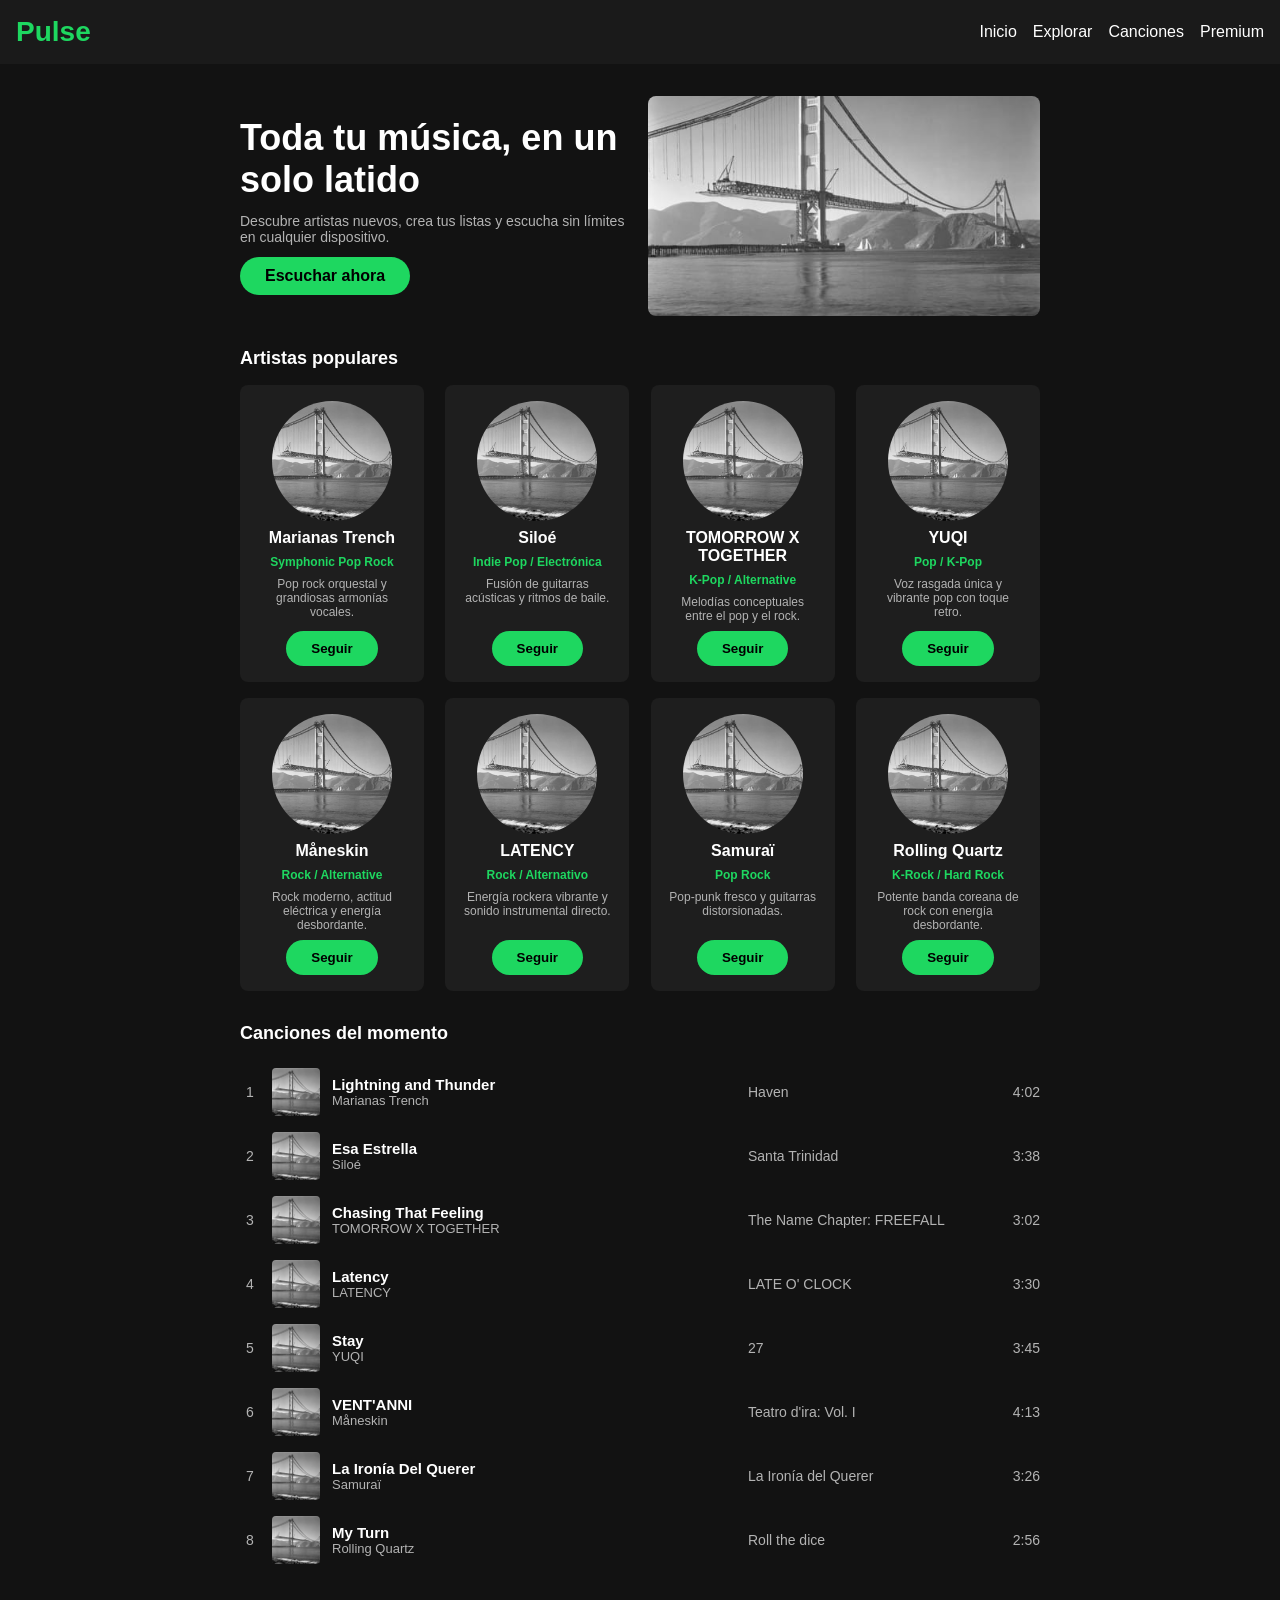
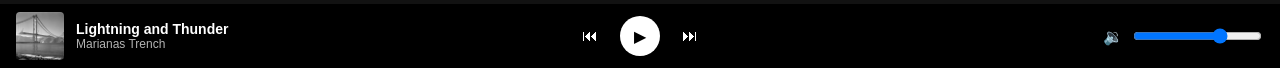
<file: UT3/HernandezSanchezRodrigo_Flexbox/src/main.html>
<!DOCTYPE html>
<html lang="es">
<head>
    <meta charset="UTF-8">
    <meta name="viewport" content="width=device-width, initial-scale=1.0">
    <title>Pulse - Flexbox</title>
    <link rel="stylesheet" href="../css/principal.css">
</head>

<body>
    <header class="cabecera">
        <a href="#" class="logo"><strong>Pulse</strong></a>

        <nav>
            <ul class="menu">
                <li><a href="#">Inicio</a></li>
                <li><a href="#artistas">Explorar</a></li>
                <li><a href="#canciones">Canciones</a></li>
                <li><a href="#">Premium</a></li>
            </ul>
        </nav>
    </header>

    <main class="contenido">

        <!--Hero-->
        <section class="hero">
            <div class="hero-texto">
                <h1>Toda tu música, en un solo latido</h1>
                <p>Descubre artistas nuevos, crea tus listas y escucha sin límites en cualquier dispositivo.</p>
                <a href="#" class="boton"><strong>Escuchar ahora</strong></a>

            </div>
            
            <div class="hero-imagen">
                <img src="../img/goldenGate.jpg" alt="Puente en blanco y negro">
            </div>
        </section>

        <!--Artistas-->
        <section id="artistas" class="artistas">
            <h2>Artistas populares</h2>

            <div class="artistas-lista">

                <!--1-->
                <article class="artista">
                    <img src="../img/goldenGate.jpg" alt="Foto de Marianas Trench">
                    <h3>Marianas Trench</h3>
                    <p class="artista-genero">Symphonic Pop Rock</p>
                    <p class="artista-descripcion">Pop rock orquestal y grandiosas armonías vocales.</p>
                    <button type="button" class="boton">Seguir</button>
                </article>

                <!--2-->
                <article class="artista">
                    <img src="../img/goldenGate.jpg" alt="Foto de Siloé">
                    <h3>Siloé</h3>
                    <p class="artista-genero">Indie Pop / Electrónica</p>
                    <p class="artista-descripcion">Fusión de guitarras acústicas y ritmos de baile.</p>
                    <button type="button" class="boton">Seguir</button>
                </article>

                <!--3-->
                <article class="artista">
                    <img src="../img/goldenGate.jpg" alt="Foto de TOMORROW X TOGETHER">
                    <h3>TOMORROW X TOGETHER</h3>
                    <p class="artista-genero">K-Pop / Alternative</p>
                    <p class="artista-descripcion">Melodías conceptuales entre el pop y el rock.</p>
                    <button type="button" class="boton">Seguir</button>
                </article>

                <!--4-->
                <article class="artista">
                    <img src="../img/goldenGate.jpg" alt="Foto de YUQI">
                    <h3>YUQI</h3>
                    <p class="artista-genero">Pop / K-Pop</p>
                    <p class="artista-descripcion">Voz rasgada única y vibrante pop con toque retro.</p>
                    <button type="button" class="boton">Seguir</button>
                </article>

                <!--5-->
                <article class="artista">
                    <img src="../img/goldenGate.jpg" alt="Foto de Måneskin">
                    <h3>Måneskin</h3>
                    <p class="artista-genero">Rock / Alternative</p>
                    <p class="artista-descripcion">Rock moderno, actitud eléctrica y energía desbordante.</p>
                    <button type="button" class="boton">Seguir</button>
                </article>

                <!--6-->
                <article class="artista">
                    <img src="../img/goldenGate.jpg" alt="Foto de LATENCY">
                    <h3>LATENCY</h3>
                    <p class="artista-genero">Rock / Alternativo</p>
                    <p class="artista-descripcion">Energía rockera vibrante y sonido instrumental directo.</p>
                    <button type="button" class="boton">Seguir</button>
                </article>

                <!--7-->
                <article class="artista">
                    <img src="../img/goldenGate.jpg" alt="Foto de Samuraï">
                    <h3>Samuraï</h3>
                    <p class="artista-genero">Pop Rock</p>
                    <p class="artista-descripcion">Pop-punk fresco y guitarras distorsionadas.</p>
                    <button type="button" class="boton">Seguir</button>
                </article>

                <!--8-->
                <article class="artista">
                    <img src="../img/goldenGate.jpg" alt="Foto de Rolling Quartz">
                    <h3>Rolling Quartz</h3>
                    <p class="artista-genero">K-Rock / Hard Rock</p>
                    <p class="artista-descripcion">Potente banda coreana de rock con energía desbordante.</p>
                    <button type="button" class="boton">Seguir</button>
                </article>

            </div>
        </section>

        <!--Canciones-->
        <section id="canciones" class="canciones">
            <h2>Canciones del momento</h2>

            <ol class="canciones-lista">
                <li class="cancion">
                    <span class="cancion-numero">1</span>
                    <img src="../img/goldenGate.jpg" alt="Portada de Haven">
                    <div class="cancion-info">
                        <h3>Lightning and Thunder</h3>
                        <p>Marianas Trench</p>
                    </div>
                    <p class="cancion-album">Haven</p>
                    <p class="cancion-duracion">4:02</p>
                </li>

                <li class="cancion">
                    <span class="cancion-numero">2</span>
                    <img src="../img/goldenGate.jpg" alt="Portada de Santa Trinidad">
                    <div class="cancion-info">
                        <h3>Esa Estrella</h3>
                        <p>Siloé</p>
                    </div>
                    <p class="cancion-album">Santa Trinidad</p>
                    <p class="cancion-duracion">3:38</p>
                </li>

                <li class="cancion">
                    <span class="cancion-numero">3</span>
                    <img src="../img/goldenGate.jpg" alt="Portada de The Name Chapter: FREEFALL">
                    <div class="cancion-info">
                        <h3>Chasing That Feeling</h3>
                        <p>TOMORROW X TOGETHER</p>
                    </div>
                    <p class="cancion-album">The Name Chapter: FREEFALL</p>
                    <p class="cancion-duracion">3:02</p>
                </li>

                <li class="cancion">
                    <span class="cancion-numero">4</span>
                    <img src="../img/goldenGate.jpg" alt="Portada de LATE O' CLOCK">
                    <div class="cancion-info">
                        <h3>Latency</h3>
                        <p>LATENCY</p>
                    </div>
                    <p class="cancion-album">LATE O' CLOCK</p>
                    <p class="cancion-duracion">3:30</p>
                </li>

                <li class="cancion">
                    <span class="cancion-numero">5</span>
                    <img src="../img/goldenGate.jpg" alt="Portada de 27">
                    <div class="cancion-info">
                        <h3>Stay</h3>
                        <p>YUQI</p>
                    </div>
                    <p class="cancion-album">27</p>
                    <p class="cancion-duracion">3:45</p>
                </li>

                <li class="cancion">
                    <span class="cancion-numero">6</span>
                    <img src="../img/goldenGate.jpg" alt="Portada de Teatro d'ira: Vol. I">
                    <div class="cancion-info">
                        <h3>VENT'ANNI</h3>
                        <p>Måneskin</p>
                    </div>
                    <p class="cancion-album">Teatro d'ira: Vol. I</p>
                    <p class="cancion-duracion">4:13</p>
                </li>

                <li class="cancion">
                    <span class="cancion-numero">7</span>
                    <img src="../img/goldenGate.jpg" alt="Portada de La Ironía del Querer">
                    <div class="cancion-info">
                        <h3>La Ironía Del Querer</h3>
                        <p>Samuraï</p>
                    </div>
                    <p class="cancion-album">La Ironía del Querer</p>
                    <p class="cancion-duracion">3:26</p>
                </li>

                <li class="cancion">
                    <span class="cancion-numero">8</span>
                    <img src="../img/goldenGate.jpg" alt="Portada de Roll the dice">
                    <div class="cancion-info">
                        <h3>My Turn</h3>
                        <p>Rolling Quartz</p>
                    </div>
                    <p class="cancion-album">Roll the dice</p>
                    <p class="cancion-duracion">2:56</p>
                </li>
            </ol>
        </section>
    </main>

    <!--Reproductor-->
    <footer class="reproductor">
        <div class="reproductor-cancion">
            <img src="../img/goldenGate.jpg" alt="Portada de Haven">
            <div class="reproductor-datos">
                <p class="reproductor-titulo">Lightning and Thunder</p>
                <p class="reproductor-artista">Marianas Trench</p>
            </div>
        </div>

        <div class="reproductor-controles">
            <button type="button" class="control control-extra">⏮</button>
            <button type="button" class="control control-play">▶</button>
            <button type="button" class="control control-extra">⏭</button>
        </div>

        <div class="reproductor-volumen">
            <span>🔉</span>
            <input type="range" min="0" max="100" value="70">
        </div>
    </footer>
</body>
</html>
</file>
<file: Simulacro/estilos/style.css>
/* =========================================================
   SIMULACRO · FLEXBOX
   ---------------------------------------------------------
   Cada ejercicio es un contenedor. El aspecto (colores,
   tipografía, márgenes...) ya está hecho: tu trabajo es
   escribir el LAYOUT con Flexbox donde pone
   "TU CÓDIGO AQUÍ".

   El CSS base es el de MÓVIL. Los bloques @media del final
   son para ampliar el diseño en pantallas mayores (mobile-first).
   ========================================================= */

:root {
    --hueco: 10px;   /* hueco entre elementos */
}

* {
    box-sizing: border-box;
}

body {
    margin: 0;
    padding: 1rem;
    font-family: sans-serif;
    background-color: #f8fafc;
    color: #0f172a;
}

h1 {
    margin: 0 0 1rem;
}

h2 {
    margin: 2rem 0 0.75rem;
    font-size: 1.1rem;
}

.subtitulo {
    margin: 1rem 0 0.5rem;
    font-weight: 700;
}

/* Contenedor de cada ejercicio (borde discontinuo para ver su tamaño) */
.contenedor {
    padding: var(--hueco);
    border: 2px dashed #94a3b8;
}

/* Cajas (ya hechas) */
.caja {
    display: flex;
    align-items: center;
    justify-content: center;
    min-height: 3rem;
    border-radius: 0.4rem;
    color: #fff;
    font-weight: 700;
}

.caja:nth-child(1) { background-color: #0f766e; }
.caja:nth-child(2) { background-color: #2563eb; }
.caja:nth-child(3) { background-color: #d97706; }
.caja:nth-child(4) { background-color: #be123c; }
.caja:nth-child(5) { background-color: #7c3aed; }
.caja:nth-child(6) { background-color: #475569; }
.caja:nth-child(7) { background-color: #0f766e; }
.caja:nth-child(8) { background-color: #2563eb; }

/* ---------- EJERCICIO 1 ----------
   Móvil: cajas una debajo de otra y centradas horizontalmente.
   Desde 768px: en una fila, la primera pegada a la izquierda,
   la última a la derecha, con el mismo espacio entre ellas y
   centradas verticalmente. Hueco entre cajas: --hueco. */
.ej1 {
    display: flex;
    flex-direction: column;
    align-items: center;
    justify-content: center;
    min-height: 160px;
}

.ej1 .caja {
    width: 80px;
    margin-bottom: var(--hueco);
}

/* ---------- EJERCICIO 2 ----------
   Cajas con --hueco entre ellas (horizontal y vertical).
   Móvil: 1 por línea. Desde 600px: 2 por línea.
   Desde 900px: 3 por línea. Si la última fila tiene menos
   cajas, NO se estiran. */
.ej2 {
    /* TU CÓDIGO AQUÍ */
    display: flex;
    flex-direction: column;
    flex-wrap: wrap;
}

.ej2 .caja {
    /* TU CÓDIGO AQUÍ */
        margin-bottom: var(--hueco);

}

/* ---------- EJERCICIO 3 ----------
   Siempre en una fila, con --hueco entre cajas.
   La caja 1 (lateral) mide 120px fijos y no cambia nunca.
   Las cajas 2 y 3 se reparten el espacio que queda:
   la 2 (principal) ocupa el doble que la 3 (secundaria). */
.ej3 {
    /* TU CÓDIGO AQUÍ */
    display: flex;
    flex-direction: row;
    gap: var(--hueco);
}

.ej3 .lateral {
    /* TU CÓDIGO AQUÍ */
    width: 120px;
}

.ej3 .principal {
    /* TU CÓDIGO AQUÍ */
    flex: 2;
}

.ej3 .secundaria {
    /* TU CÓDIGO AQUÍ */
    flex: 1;
}

/* ---------- EJERCICIO 4 ----------
   Móvil: cajas una debajo de otra, con --hueco entre ellas,
   pero la caja 3 (tercera) se ve la PRIMERA.
   Desde 768px: en una fila y en su orden normal (1, 2, 3). */
.ej4 {
    /* TU CÓDIGO AQUÍ */
    display: flex;
    flex-direction: column;
    gap: var(--hueco);
}

.ej4 .tercera {
    /* TU CÓDIGO AQUÍ */
    order: -1;
}

/* ---------- EJERCICIO 5 ---------- */
/* 5.A: la caja centrada en el contenedor, horizontal y verticalmente */
.ej5a {
    height: 160px;
    /* TU CÓDIGO AQUÍ */
    display: flex;
    align-items: center;
    justify-content: center;
}

/* 5.B: en una fila, repartidas con el mismo espacio entre ellas.
   La caja 1 arriba del contenedor, la 2 en el centro y la 3 abajo. */
.ej5b {
    height: 220px;
    /* TU CÓDIGO AQUÍ */
    display: flex;
    flex-direction: column;
}

.ej5a .caja,.ej5b .caja {
    width: 60px;
    height: 60px;
    min-height: 0;
}

.ej5b .c1 {
    /* TU CÓDIGO AQUÍ */
    align-self: flex-start;
}

.ej5b .c2 {
    /* TU CÓDIGO AQUÍ */
    align-self: center;
}

.ej5b .c3 {
    /* TU CÓDIGO AQUÍ */
    align-self: flex-end;
}

/* ---------- EJERCICIO 6 ----------
   Las dos fichas, una junto a otra, con --hueco entre ellas
   y con el mismo ancho. Las dos tienen la misma altura.
   En cada ficha:
   - El título a la izquierda y la etiqueta a la derecha, en la misma línea.
   - El botón "Ver más" queda pegado al fondo de la ficha aunque
     los textos tengan distinta longitud, y NO se estira a todo el ancho. */
.ej6 {
    /* TU CÓDIGO AQUÍ */
}

.ej6 .ficha {
    padding: 0.75rem;
    border: 1px solid #cbd5e1;
    border-radius: 0.4rem;
    background-color: #fff;
    /* TU CÓDIGO AQUÍ */
}

.ej6 .cabecera {
    /* TU CÓDIGO AQUÍ */
}

.ej6 .titulo {
    margin: 0;
    font-size: 1rem;
}

.ej6 .etiqueta {
    font-weight: 700;
}

.ej6 .ficha p {
    margin: 0.5rem 0 0.75rem;
    /* TU CÓDIGO AQUÍ */
}

.ej6 .boton {
    padding: 0.5rem 1rem;
    border: none;
    border-radius: 0.4rem;
    background-color: #0f766e;
    color: #fff;
    cursor: pointer;
    /* TU CÓDIGO AQUÍ */
}

/* ---------- EJERCICIO 7 ----------
   En cada aviso, el icono a la izquierda y el texto a su derecha,
   con --hueco entre ellos y centrados verticalmente entre sí.
   El número queda centrado dentro del círculo.
   El icono NUNCA se deforma, aunque el texto sea largo,
   y el texto ocupa todo el espacio restante. */
.ej7 .aviso {
    margin-bottom: var(--hueco);
    padding: 0.75rem;
    border: 1px solid #cbd5e1;
    border-radius: 0.4rem;
    background-color: #fff;
    /* TU CÓDIGO AQUÍ */
}

.ej7 .icono {
    width: 3.5rem;
    height: 3.5rem;
    border-radius: 50%;
    background-color: #2563eb;
    color: #fff;
    font-weight: 700;
    /* TU CÓDIGO AQUÍ */
}

.ej7 .aviso p {
    margin: 0;
    /* TU CÓDIGO AQUÍ */
}

/* ---------- EJERCICIO 8 ----------
   Esta mini página mide como mínimo 300px de alto.
   Aunque haya poco contenido, el FOOTER debe quedar
   al final del contenedor, sin hueco debajo.
   No se puede usar position ni una altura fija en el footer. */
.ej8 {
    /* TU CÓDIGO AQUÍ */
}

.ej8 header,
.ej8 footer {
    padding: 0.75rem;
    background-color: #334155;
    color: #fff;
    font-weight: 700;
}

.ej8 main {
    padding: 0.75rem;
    background-color: #e2e8f0;
    /* TU CÓDIGO AQUÍ */
}

/* =========================================================
   MEDIA QUERIES (mobile-first, usa min-width)
   ========================================================= */

/* ---------- 600px en adelante ---------- */
@media (min-width: 600px) {
    .ej2 .caja {
        /* TU CÓDIGO AQUÍ */
        flex-flow:column wrap;
        align-items: center;
           
    }
}

/* ---------- 768px en adelante ---------- */
@media (min-width: 768px) {
    .ej1 {
        /* TU CÓDIGO AQUÍ */
        flex-direction: row;
        justify-content: space-between;
        align-items: center;
    }

    .ej4 {
        /* TU CÓDIGO AQUÍ */
        flex-direction: row ;
        flex-wrap: nowrap;
    }

    .ej4 .tercera {
        /* TU CÓDIGO AQUÍ */
    }

    .ej4 .caja {
       /* TU CÓDIGO AQUÍ */
    }
}

/* ---------- 900px en adelante ---------- */
@media (min-width: 900px) {
    .ej2 .caja {
        /* TU CÓDIGO AQUÍ */
        flex-direction: row;
    }
}
</file>
<file: Ejercicio1(2.2)/estilos/estilos.css>
* {
    font: 1em/1.3 Arial, Helvetica, sans-serif;
}

p {
    color: #ff0000;
}

a {
    color: #CC3300;
}

#primero p {
    color: #336699;
}

#primero em {
    background: #fbd0dd;
    padding: .1em;
}

.normal span {
    font-weight: bold;
}

em.especial {
    background: #FFCC99;
    border: 1px solid #FF9900;
    padding: .1em;
}
</file>
<file: Ejercicio2(2.5)/estilos/estilos.css>
*{
    margin: 0px;
    box-sizing: border-box;
    font-family: sans-serif;
}
body{
    background-color: lightgrey;
}
header{
    color: lightskyblue;
    background-color: white;
    text-align: center;
    padding-bottom: 20px;
    padding-top: 20px;
}

article{
    background-color: white;
    width: 900px;
    text-align: left;
    margin: auto;
    margin-bottom: 50px;
    margin-top: 50px; 
    padding: 30px;
    line-height: 1.6
}

header, article{
    box-shadow: 0px 0px 10px 0px #0707078c;
}

h2{
    padding-bottom: 10px;
}

footer{
    text-align: center;
    margin-top: 200px;
}

small{
    color: blue;
}

.post-head{
    padding-bottom: 15px;
}

.post-body{
    border-top: 1px solid blue;
    padding-top: 15px;
}

.post-foot > p{
    color: gray;
    padding-top: 10px;
}
</file>
<file: practicaPaginaWebAccesible/estilos/principal.css>
*{
    font-family: "DM Sans", sans-serif; 
}

/* SKIP LINK */
.skip-link {
    position: absolute;
    top: -60px;
    left: 8px;
    z-index: 100;
    padding: 8px 12px;
    background-color: #003AFA;
    color: #ffffff;
    font-size: 14px;
}

.skip-link:focus {
    top: 8px;
}

/* FOCO VISIBLE */
:focus-visible {
    outline: 3px solid #000000;
    outline-offset: 2px;
}

main:focus {
    outline: none;
}

/* BODY */
body {
    margin: 0;
    color: #111111;
    padding-top: 135px;
    padding-bottom: 85px;
    zoom: 125%;
}

/* HEADER */
header {
    position: fixed;
    top: 0;
    width: 100%;
    height: 135px;
    background-color: #22283C;
}

#headerSuperior {
    height: 85px;
    padding: 8px 25px 7px 25px;
}

#headerSuperior h1 {
    display: inline;
}

#headerSuperior img {
    height: 80px;
    vertical-align: middle;
}

#linksHeader {
    display: inline-block;
    width: 74%;
    text-align: center;
}

#linksHeader a {
    margin: 0 8px;
    color: #ffffff;
    text-decoration: none;
    font-size: 13px;
}

#linksHeader a:hover {
    text-decoration: underline;
}

.iconoCarrito, .iconoFavs, .iconoUser {
    width: 26px;
    height: 26px;
    border-radius: 50%;
    background-color: #ffffff;
    cursor: pointer;
    padding: 0;
    border: none;
}

#headerInferior {
    position: relative;
    padding: 0 18px;
}

#headerInferior input {
    box-sizing: border-box;
    width: 100%;
    height: 26px;
    padding: 0 40px 0 25px;
    border: none;
    border-radius: 6px;
    background-color: #e6e6e6;
    font-size: 14px;
}

.buscadorBorrar {
    position: absolute;
    margin-top: 1px;
    right: 21px;
    height: 24px;
    border-radius: 50%;
    color: #ffffff;
    background-color: #000000;
    font-size: 10px;
    cursor: pointer;
    border: none;
}

/* ASIDE LATERAL IZQUIERDO */
#filtrosLateralIzq {
    position: fixed;
    top: 135px;
    bottom: 85px;
    left: 4px;
    box-shadow: 0 0 6px rgba(0, 0, 0, 0.3);
    border-radius: 8px;
}

#buscadorAside {
    margin-top: 8px;
    margin-left: 10px;
    padding: 0px 17px 10px 0;
}

#buscadorAside input {
    box-sizing: border-box;
    width: 100%;
    padding: 6px 8px;
    border: 1px solid #bbbbbb;
    border-radius: 8px;
    font-size: 12px;
}

#listaFiltros {
    position: absolute;
    top: 50px;
    bottom: 55px;
    overflow-y: auto;
    padding: 0 6px;
}

#listaFiltros h2 {
    margin: 8px 0 2px 0;
    font-size: 12px;
    font-weight: 700;
}

#listaFiltros label {
    display: block;
    padding: 6px 0 6px 6px;
    font-size: 12px;
    color: #444444;
    cursor: pointer;
}

#listaFiltros input {
    margin: 0 10px 0 0;
    vertical-align: middle;
    accent-color: #0b3dff;
}

#botonAplicar_Borrar {
    position: absolute;
    bottom: 0;
    padding: 10px 8px;
}

.btn-aplicar {
    width: 76px;
    padding: 8px 0;
    border: none;
    border-radius: 6px;
    background-color: #003AFA;
    color: #ffffff;
    cursor: pointer;
}

.btn-limpiar {
    padding: 8px 10px;
    border: none;
    background: white;
    cursor: pointer;
}
/* MAIN */

main {
    margin-left: 197px;
    margin-right: 25px;
    padding-top: 20px;
}


/* PÁGINAS */
.paginacion {
    text-align: center;
    margin-bottom: 25px;
}

.paginacion button {
    width: 30px;
    height: 28px;
    border: 1px solid #333333;
    background-color: #ffffff;
    cursor: pointer;
}

.rejilla {
    max-width: 780px;
    margin: 0 auto;
    text-align: center;
}

.tarjeta {
    display: inline-block;
    vertical-align: top;
    width: 180px;
    height: 300px;
    margin: 0 25px 30px 25px;
    border: 1px solid #333333;
    background-color: #22283C;
    text-align: left;
    color: white;
}

.tarjeta img {
    display: block;
    width: 100%;
    height: 150px;
    object-fit: cover;
}

.tarjeta__cuerpo {
    padding: 12px 10px 10px 10px;
}

.vendedor {
    font-size: 9px;
}

.tarjeta h2 {
    margin: 6px 0;
    font-size: 14px;
    font-weight: 500;
}

.tarjeta p {
    margin: 0;
    font-size: 10px;
    line-height: 1;
    text-align: justify;
}

/* Parte de abajo de la tarjeta: estrellas a la izquierda y precio a la derecha */
.tarjeta__pie {
    display: inline-block;
}

.estrellas {
    display: inline-block;
    padding-top: 1px;
    color: #EDB310;
    font-size: 14px;
    padding-right: 10px;
}

.estrellas small {
    color: #999999;
    font-size: 9px;
}

.tarjeta__pie strong {
    font-size: 11px;
}

/*FOOTER*/

footer {
    position: fixed;
    bottom: 0;
    width: 100%;
    height: 67px;
    padding: 8px 0;          
    background-color: #22283C;
    color: #ffffff;
    text-align: center;      
}
#infoEmpresa, #linksFooter, #compañiaFooter, #RecursosFooter {
    display: inline-block;
    width: 20%;
    text-align: left;
}

#infoEmpresa {
    width: 28%;
}

footer h2 {
    margin: 0 0 4px 0;
    font-size: 18px;
}

footer h3 {
    margin: 0 0 6px 0;
    font-size: 13px;
}

footer p {
    margin: 0;
    font-size: 11px;
    line-height: 1.5;
}

footer a {
    display: block;
    margin-bottom: 6px;
    color: #ffffff;
    text-decoration: none;
    font-size: 11px;
}

footer a:hover {
    text-decoration: underline;
}
</file>
<file: UT2/practicaPaginaWebAccesible/estilos/principal.css>
*{
    font-family: "DM Sans", sans-serif; 
}

/* SKIP LINK */
.skip-link {
    position: absolute;
    top: -60px;
    left: 8px;
    z-index: 100;
    padding: 8px 12px;
    background-color: #003AFA;
    color: #ffffff;
    font-size: 14px;
}

.skip-link:focus {
    top: 8px;
}

/* FOCO VISIBLE */
:focus-visible {
    outline: 3px solid #fae94c;
    outline-offset: 2px;
}

main:focus {
    outline: none;
}

/* BODY */
body {
    margin: 0;
    color: #111111;
    padding-top: 135px;
    padding-bottom: 85px;
    zoom: 125%;
}

/* HEADER */
header {
    position: fixed;
    top: 0;
    width: 100%;
    height: 135px;
    background-color: #22283C;
}

#headerSuperior {
    height: 85px;
    padding: 8px 25px 7px 25px;
}

#headerSuperior h1 {
    display: inline;
}

#headerSuperior img {
    height: 80px;
    vertical-align: middle;
}

#linksHeader {
    display: inline-block;
    width: 74%;
    text-align: center;
}

#linksHeader a {
    margin: 0 8px;
    color: #ffffff;
    text-decoration: none;
    font-size: 13px;
}

#linksHeader a:hover {
    text-decoration: underline;
}

.iconoCarrito, .iconoFavs, .iconoUser {
    width: 26px;
    height: 26px;
    border-radius: 50%;
    background-color: #ffffff;
    cursor: pointer;
    padding: 0;
    border: none;
}

#headerInferior {
    position: relative;
    padding: 0 18px;
}

#headerInferior input {
    box-sizing: border-box;
    width: 100%;
    height: 26px;
    padding: 0 40px 0 25px;
    border: none;
    border-radius: 6px;
    background-color: #e6e6e6;
    font-size: 14px;
}

.buscadorBorrar {
    position: absolute;
    margin-top: 1px;
    right: 21px;
    height: 24px;
    border-radius: 50%;
    color: #ffffff;
    background-color: #000000;
    font-size: 10px;
    cursor: pointer;
    border: none;
}

/* ASIDE LATERAL IZQUIERDO */
#filtrosLateralIzq {
    position: fixed;
    top: 135px;
    bottom: 85px;
    left: 4px;
    box-shadow: 0 0 6px rgba(0, 0, 0, 0.3);
    border-radius: 8px;
}

#buscadorAside {
    margin-top: 8px;
    margin-left: 10px;
    padding: 0px 17px 10px 0;
}

#buscadorAside input {
    box-sizing: border-box;
    width: 100%;
    padding: 6px 8px;
    border: 1px solid #bbbbbb;
    border-radius: 8px;
    font-size: 12px;
}

#listaFiltros {
    position: absolute;
    top: 50px;
    bottom: 55px;
    overflow-y: auto;
    padding: 0 6px;
}

#listaFiltros h2 {
    margin: 8px 0 2px 0;
    font-size: 12px;
    font-weight: 700;
}

#listaFiltros label {
    display: block;
    padding: 6px 0 6px 6px;
    font-size: 12px;
    color: #444444;
    cursor: pointer;
}

#listaFiltros input {
    margin: 0 10px 0 0;
    vertical-align: middle;
    accent-color: #0b3dff;
}

#botonAplicar_Borrar {
    position: absolute;
    bottom: 0;
    padding: 10px 8px;
}

.btn-aplicar {
    width: 76px;
    padding: 8px 0;
    border: none;
    border-radius: 6px;
    background-color: #003AFA;
    color: #ffffff;
    cursor: pointer;
}

.btn-limpiar {
    padding: 8px 10px;
    border: none;
    background: white;
    cursor: pointer;
}
/* MAIN */

main {
    margin-left: 197px;
    margin-right: 25px;
    padding-top: 20px;
}


/* PÁGINAS */
.paginacion {
    text-align: center;
    margin-bottom: 25px;
}

.paginacion button {
    width: 30px;
    height: 28px;
    border: 1px solid #333333;
    background-color: #ffffff;
    cursor: pointer;
}

.rejilla {
    max-width: 780px;
    margin: 0 auto;
    text-align: center;
}

.tarjeta {
    display: inline-block;
    vertical-align: top;
    width: 180px;
    height: 300px;
    margin: 0 25px 30px 25px;
    border: 1px solid #333333;
    background-color: #22283C;
    text-align: left;
    color: white;
}

.tarjeta img {
    display: block;
    width: 100%;
    height: 150px;
    object-fit: cover;
}

.tarjeta__cuerpo {
    padding: 12px 10px 10px 10px;
}

.vendedor {
    font-size: 9px;
}

.tarjeta h2 {
    margin: 6px 0;
    font-size: 14px;
    font-weight: 500;
}

.tarjeta p {
    margin: 0;
    font-size: 10px;
    line-height: 1;
    text-align: justify;
}

/* Parte de abajo de la tarjeta: estrellas a la izquierda y precio a la derecha */
.tarjeta__pie {
    display: inline-block;
}

.estrellas {
    display: inline-block;
    padding-top: 1px;
    color: #EDB310;
    font-size: 14px;
    padding-right: 10px;
}

.estrellas small {
    color: #999999;
    font-size: 9px;
}

.tarjeta__pie strong {
    font-size: 11px;
}

/*FOOTER*/

footer {
    position: fixed;
    bottom: 0;
    width: 100%;
    height: 67px;
    padding: 8px 0;          
    background-color: #22283C;
    color: #ffffff;
    text-align: center;      
}
#infoEmpresa, #linksFooter, #compañiaFooter, #RecursosFooter {
    display: inline-block;
    width: 20%;
    text-align: left;
}

#infoEmpresa {
    width: 28%;
}

footer h2 {
    margin: 0 0 4px 0;
    font-size: 18px;
}

footer h3 {
    margin: 0 0 6px 0;
    font-size: 13px;
}

footer p {
    margin: 0;
    font-size: 11px;
    line-height: 1.5;
}

footer a {
    display: block;
    margin-bottom: 6px;
    color: #ffffff;
    text-decoration: none;
    font-size: 11px;
}

footer a:hover {
    text-decoration: underline;
}
</file>
<file: UT3/HernandezSanchezRodrigo_Flexbox/css/principal.css>
/*VARIABLES*/
:root {
    --verde: #1ed760;
    --fondo: #121212;
    --cabecera: #1a1a1a;
    --tarjeta: #1e1e1e;
    --gris: #b3b3b3;
    --blanco: white;
    --negro: black;

    --espacio-s: 8px;
    --espacio-m: 16px;
    --espacio-l: 32px;
}

/*BODY*/
/* El html mide toda la ventana para que el min-height del body funcione */
html {
    height: 100%;
}

/* Columna flex que mide como mínimo toda la ventana */
body {
    margin: 0;
    min-height: 100%;
    display: flex;
    flex-direction: column;
    font-family: Arial, sans-serif;
    background-color: var(--fondo);
    color: var(--blanco);
}

/* Enlaces sin subrayado */
a {
    text-decoration: none;
}

/* Las imágenes no se salen de su contenedor */
img {
    max-width: 100%;
}

/* Quita el margen por defecto de títulos y párrafos */
.hero-texto h1,
.hero-texto p,
.artista h3,
.artista-genero,
.artista-descripcion,
.cancion-info h3,
.cancion-info p,
.cancion-album,
.cancion-duracion,
.reproductor-titulo,
.reproductor-artista {
    margin: 0;
}

/* Botón verde reutilizable, con el texto centrado */
.boton {
    display: flex;
    justify-content: center;
    padding: 10px 25px;
    border: none;
    border-radius: 30px;
    background-color: var(--verde);
    color: var(--negro);
    font-weight: bold;
}

/* ---------- HEADER ---------- */
/* Móvil: logo arriba y menú debajo, todo centrado */
.cabecera {
    display: flex;
    flex-direction: column;
    align-items: center;
    gap: var(--espacio-s);
    padding: var(--espacio-m);
    background-color: var(--cabecera);
}

/* Logo verde */
.logo {
    font-size: 28px;
    font-weight: bold;
    color: var(--verde);
}

/* Menú en fila que salta de línea si no cabe */
.menu {
    display: flex;
    flex-wrap: wrap;
    justify-content: center;
    gap: var(--espacio-m);
    margin: 0;
    padding: 0;
    list-style: none;
}

/* Enlaces del menú en blanco */
.menu a {
    color: var(--blanco);
}

/* ---------- MAIN ---------- */
/* Ocupa el espacio libre (empuja el reproductor abajo) y se centra */
.contenido {
    flex: 1;
    width: 90%;
    max-width: 800px;
    margin: 0 auto;
    padding: var(--espacio-m) 0;
}

/* ---------- HERO ---------- */
/* Móvil: texto y luego imagen, en columna y centrados */
.hero {
    display: flex;
    flex-direction: column;
    align-items: center;
    gap: var(--espacio-m);
    margin-bottom: var(--espacio-l);
    text-align: center;
}

/* Título, párrafo y botón en columna centrada */
.hero-texto {
    display: flex;
    flex-direction: column;
    align-items: center;
    gap: 12px;
}

/* Título del hero */
.hero-texto h1 {
    font-size: 24px;
}

/* Párrafo del hero en gris */
.hero-texto p {
    font-size: 14px;
    color: var(--gris);
}

/* Contenedor de la imagen: flex quita el hueco bajo la imagen */
.hero-imagen {
    display: flex;
    width: 100%;
    min-width: 0;
}

/* Imagen del hero a todo el ancho de su contenedor */
.hero-imagen img {
    width: 100%;
    height: 220px;
    object-fit: cover;
    border-radius: 8px;
}

/* ---------- ARTISTAS ---------- */
/* Títulos de las secciones de artistas y canciones */
.artistas h2, .canciones h2 {
    margin: 0 0 var(--espacio-m) 0;
    font-size: 18px;
}

/* Cards en fila que saltan de línea; las de una fila miden lo mismo de alto */
.artistas-lista {
    display: flex;
    flex-direction: column;
    flex-wrap: wrap;
    gap: var(--espacio-m);
    margin-bottom: var(--espacio-l);
}

/* Móvil: 1 card por línea; el width no crece, así la última fila no se estira */
.artista {
    display: flex;
    flex-direction: column;
    align-items: center;
    gap: var(--espacio-s);
    padding: var(--espacio-m);
    background-color: var(--tarjeta);
    border-radius: 8px;
    text-align: center;
}

/* Imagen redonda sin deformarse */
.artista img {
    width: 120px;
    height: 120px;
    object-fit: cover;
    border-radius: 50%;
}

/* Nombre del artista */
.artista h3 {
    font-size: 16px;
}

/* Género en verde */
.artista-genero {
    font-size: 12px;
    font-weight: bold;
    color: var(--verde);
}

/* Descripción en gris */
.artista-descripcion {
    font-size: 12px;
    color: var(--gris);
}

/* El botón se pega al fondo de la card */
.artista .boton {
    margin-top: auto;
}

/* ---------- CANCIONES ---------- */
/* Lista en columna sin los números del ol */
.canciones-lista {
    display: flex;
    flex-direction: column;
    margin: 0;
    padding: 0;
    list-style: none;
}

/* Cada fila: número, portada, info, álbum y duración alineados */
.cancion {
    display: flex;
    align-items: center;
    gap: 12px;
    padding: var(--espacio-s) 0;
}

/* Número con ancho fijo */
.cancion-numero {
    flex: 0 0 20px;
    font-size: 14px;
    color: var(--gris);
    text-align: center;
}

/* Portadas de la lista y del reproductor: ni se deforman ni se encogen */
.cancion img,
.reproductor-cancion img {
    flex-shrink: 0;
    width: 48px;
    height: 48px;
    object-fit: cover;
    border-radius: 4px;
}

/* Título + artista ocupan todo el espacio libre */
.cancion-info {
    flex: 1;
    min-width: 0;
}

/* Título de la canción */
.cancion-info h3 {
    font-size: 15px;
}

/* Artista de la canción */
.cancion-info p {
    font-size: 13px;
    color: var(--gris);
}

/* Álbum oculto en móvil */
.cancion-album {
    display: none;
    font-size: 14px;
    color: var(--gris);
}

/* Duración alineada a la derecha */
.cancion-duracion {
    flex: 0 0 40px;
    font-size: 14px;
    color: var(--gris);
    text-align: right;
}

/* ---------- FOOTER (REPRODUCTOR) ---------- */
/* Móvil: canción a la izquierda y play a la derecha */
.reproductor {
    display: flex;
    align-items: center;
    justify-content: space-between;
    gap: var(--espacio-m);
    padding: var(--espacio-s) var(--espacio-m);
    background-color: var(--negro);
}

/* Zona izquierda: portada + datos */
.reproductor-cancion {
    flex: 1;
    display: flex;
    align-items: center;
    gap: 12px;
    min-width: 0;
}

/* Título de la canción actual */
.reproductor-titulo {
    font-size: 14px;
    font-weight: bold;
}

/* Artista de la canción actual */
.reproductor-artista {
    font-size: 12px;
    color: var(--gris);
}

/* Zona central: controles centrados */
.reproductor-controles {
    display: flex;
    align-items: center;
    justify-content: center;
    gap: var(--espacio-m);
}

/* Botones de control sin aspecto de botón */
.control {
    border: none;
    background: none;
    color: var(--blanco);
    font-size: 16px;
}

/* Play: círculo blanco con el icono centrado */
.control-play {
    display: flex;
    align-items: center;
    justify-content: center;
    width: 40px;
    height: 40px;
    border-radius: 50%;
    background-color: var(--blanco);
    color: var(--negro);
}

/* Anterior y siguiente ocultos en móvil */
.control-extra {
    display: none;
}

/* Zona derecha: volumen oculto en móvil */
.reproductor-volumen {
    display: none;
    align-items: center;
    justify-content: flex-end;
    gap: var(--espacio-s);
}

/* ---------- MEDIA QUERIES ---------- */
/* 480px (extra): el enunciado pide 2 cards por línea entre 480px y 768px */
@media (min-width: 480px) {
    /* Cards en fila: la primera pegada a la izquierda y la última a la derecha */
    .artistas-lista {
        flex-direction: row;
        justify-content: space-between;
    }

    /* 2 cards por línea */
    .artista {
        width: 38%;
    }
}

/* 768px */
@media (min-width: 768px) {
    /* Header: fila, logo a la izquierda y menú a la derecha */
    .cabecera {
        flex-direction: row;
        justify-content: space-between;
    }

    /* Hero: fila, con el texto centrado verticalmente y a la izquierda */
    .hero {
        flex-direction: row;
        align-items: center;
        text-align: left;
    }

    /* Hero: el texto ocupa la mitad y se alinea a la izquierda */
    .hero-texto {
        flex: 1;
        align-items: flex-start;
    }

    /* Hero: la imagen ocupa la otra mitad */
    .hero-imagen {
        flex: 1;
    }

    /* Hero: título más grande */
    .hero-texto h1 {
        font-size: 32px;
    }

    /* Artistas: 4 cards por línea */
    .artista {
        width: 18%;
    }

    /* Canciones: se muestra el álbum */
    .cancion-album {
        display: flex;
        width: 30%;
    }

    /* Reproductor: las tres zonas ocupan lo mismo */
    .reproductor-cancion,
    .reproductor-controles,
    .reproductor-volumen {
        flex: 1;
    }

    /* Reproductor: se muestran anterior, siguiente y volumen */
    .control-extra,
    .reproductor-volumen {
        display: flex;
    }
}

/* 1024px */
@media (min-width: 1024px) {
    /* Main: más espacio arriba y abajo */
    .contenido {
        padding: var(--espacio-l) 0;
    }

    /* Hero: título aún más grande */
    .hero-texto h1 {
        font-size: 36px;
    }

    /* Artistas: cards algo más anchas */
    .artista {
        width: 19%;
    }
}
</file>
